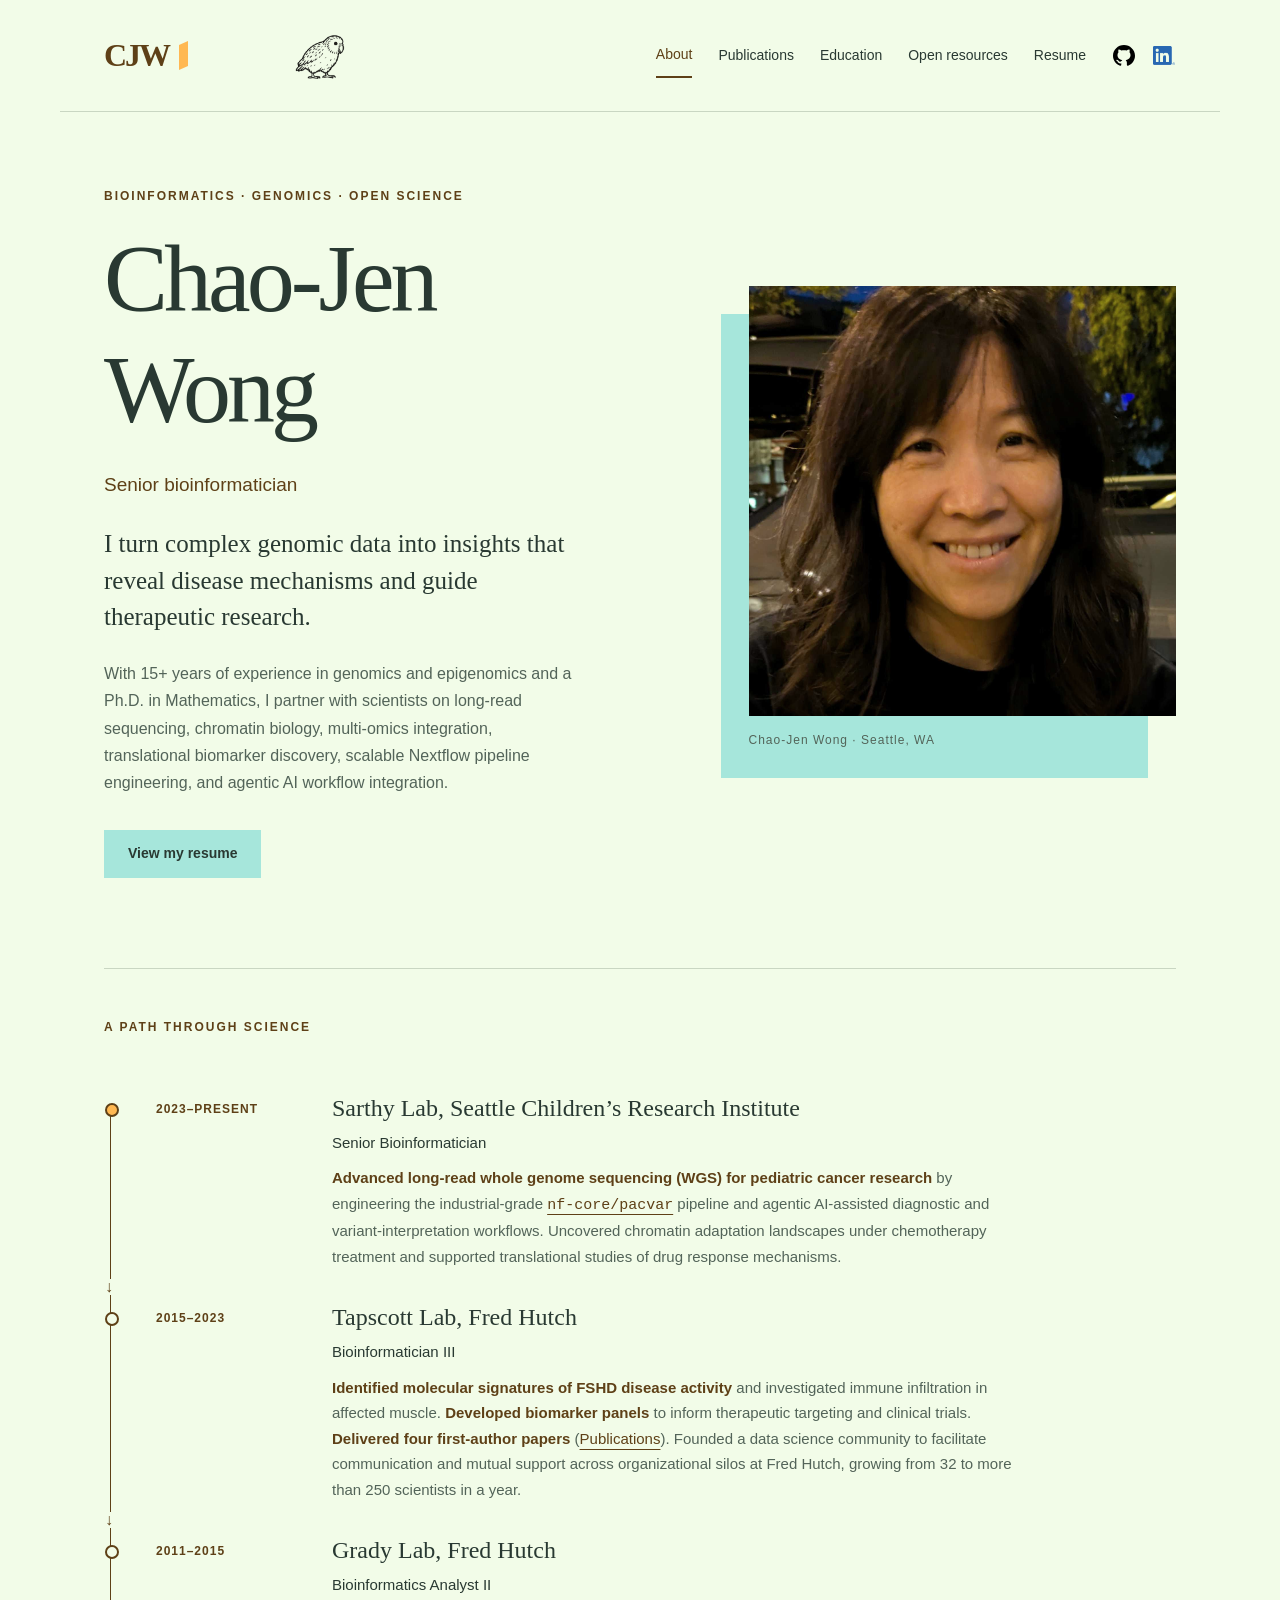
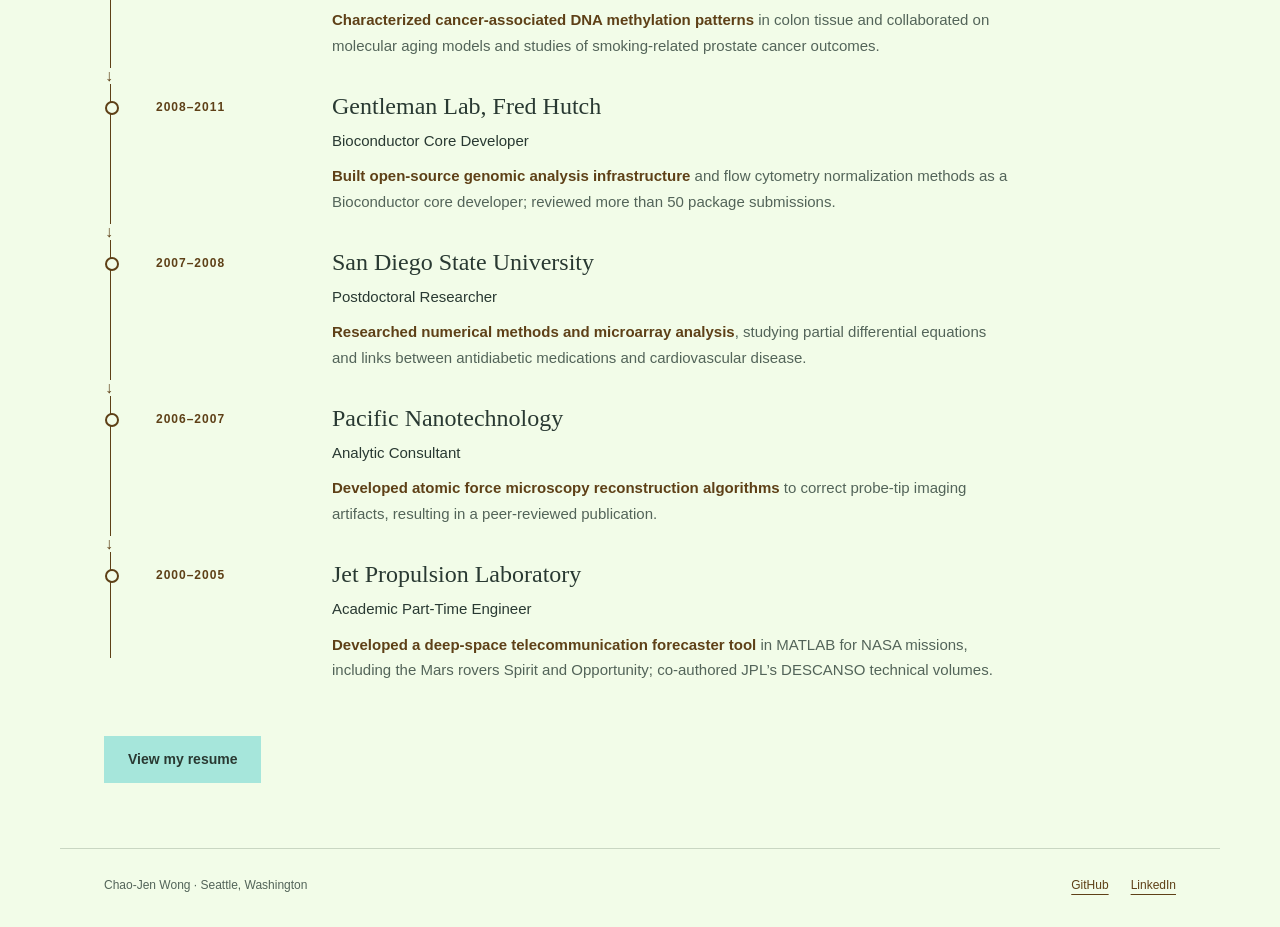
<file: index.html>
<!doctype html>
<html lang="en">
  <head>
    <meta charset="utf-8" />
    <meta name="viewport" content="width=device-width, initial-scale=1" />
    <title>About | Chao-Jen Wong</title>
    <meta
      name="description"
      content="Chao-Jen Wong — senior bioinformatician. Genomics, epigenomics, scientific software, and open-source workflows."
    />
    <link rel="stylesheet" href="assets/site.css" />
    <link rel="icon" href="assets/favicon.svg" type="image/svg+xml" />
  </head>
  <body class="home">
    <a class="skip" href="#main">Skip to content</a>
    <header class="site-header">
      <a class="monogram" href="index.html" aria-label="CJW — home"
        >CJW<span></span
      ></a>
      <span class="kakapo-track" aria-hidden="true">
        <span class="kakapo-walker"><span class="kakapo-sprite"></span></span>
      </span>
      <nav aria-label="Main navigation">
        <a href="index.html" aria-current="page">About</a>
        <a href="publications.html">Publications</a>
        <a href="education.html">Education</a>
        <a href="open-resources.html">Open resources</a>
        <a href="resume.html">Resume</a>
        <span class="nav-socials">
          <a class="social-link" href="https://github.com/chaochaowong" target="_blank" rel="noopener noreferrer" aria-label="GitHub profile" title="GitHub">
            <img src="assets/github.svg" width="22" height="22" alt="" />
          </a>
          <a class="social-link" href="https://www.linkedin.com/in/chao-jen-wong/" target="_blank" rel="noopener noreferrer" aria-label="LinkedIn profile" title="LinkedIn">
            <img src="assets/linkedin.png" width="22" height="22" alt="" />
          </a>
        </span>
      </nav>
    </header>
    <main id="main">
      <section class="hero">
        <div class="hero-copy">
          <p class="eyebrow">BIOINFORMATICS · GENOMICS · OPEN SCIENCE</p>
          <h1>Chao-Jen<br />Wong<span class="period"></span></h1>
          <p class="role">Senior bioinformatician</p>
          <p class="intro">
            I turn complex genomic data into insights that reveal disease
            mechanisms and guide therapeutic research.
          </p>
          <p>
            With 15+ years of experience in genomics and epigenomics and a Ph.D.
            in Mathematics, I partner with scientists on long-read sequencing,
            chromatin biology, multi-omics integration, translational biomarker
            discovery, scalable Nextflow pipeline engineering, and
            agentic AI workflow integration.
          </p>
          <a class="button" href="resume.html">View my resume</a
          >
        </div>
        <figure class="portrait">
          <img
            src="assets/cjwong.jpg"
            alt="Chao-Jen Wong"
            width="600"
            height="750"
          />
          <figcaption>Chao-Jen Wong · Seattle, WA</figcaption>
        </figure>
      </section>
      <section class="career">
        <div class="section-heading">
          <div>
            <p class="eyebrow">A PATH THROUGH SCIENCE</p>
          </div>
        </div>
        <ol
          class="timeline"
          aria-label="Career flowchart, most recent position first"
        >
          <li class="current">
            <span class="date">2023–PRESENT</span>
            <h3>Sarthy Lab, Seattle Children’s Research Institute</h3>
            <p>Senior Bioinformatician</p>
            <span class="detail"
              ><strong
                >Advanced long-read whole genome sequencing (WGS) for pediatric cancer
                research</strong
              >
              by engineering the industrial-grade <a href="https://nf-co.re/pacvar/dev/" target="_blank" rel="noopener noreferrer"><code>nf-core/pacvar</code></a>
              pipeline and agentic AI-assisted diagnostic and
              variant-interpretation workflows. Uncovered chromatin adaptation
              landscapes under
              chemotherapy treatment and supported translational studies of drug
              response mechanisms.</span
            >
          </li>
          <li>
            <span class="date">2015–2023</span>
            <h3>Tapscott Lab, Fred Hutch</h3>
            <p>Bioinformatician III</p>
            <span class="detail"
              ><strong
                >Identified molecular signatures of FSHD disease
                activity</strong
              >
              and investigated immune infiltration in affected muscle.
              <strong>Developed biomarker panels</strong> to inform therapeutic
              targeting and clinical trials.
              <strong>Delivered four first-author papers</strong>
              (<a href="publications.html">Publications</a>). Founded a data science community to facilitate communication and
              mutual support across organizational silos at Fred Hutch, growing
              from 32 to more than 250 scientists in a year.</span
            >
          </li>
          <li>
            <span class="date">2011–2015</span>
            <h3>Grady Lab, Fred Hutch</h3>
            <p>Bioinformatics Analyst II</p>
            <span class="detail"
              ><strong
                >Characterized cancer-associated DNA methylation
                patterns</strong
              >
              in colon tissue and collaborated on molecular aging models and
              studies of smoking-related prostate cancer outcomes.</span
            >
          </li>
          <li>
            <span class="date">2008–2011</span>
            <h3>Gentleman Lab, Fred Hutch</h3>
            <p>Bioconductor Core Developer</p>
            <span class="detail"
              ><strong
                >Built open-source genomic analysis infrastructure</strong
              >
              and flow cytometry normalization methods as a Bioconductor core
              developer; reviewed more than 50 package submissions.</span
            >
          </li>
          <li>
            <span class="date">2007–2008</span>
            <h3>San Diego State University</h3>
            <p>Postdoctoral Researcher</p>
            <span class="detail"
              ><strong
                >Researched numerical methods and microarray analysis</strong
              >, studying partial differential equations and links between
              antidiabetic medications and cardiovascular disease.</span
            >
          </li>
          <li>
            <span class="date">2006–2007</span>
            <h3>Pacific Nanotechnology</h3>
            <p>Analytic Consultant</p>
            <span class="detail"
              ><strong
                >Developed atomic force microscopy reconstruction
                algorithms</strong
              >
              to correct probe-tip imaging artifacts, resulting in a
              peer-reviewed publication.</span
            >
          </li>
          <li>
            <span class="date">2000–2005</span>
            <h3>Jet Propulsion Laboratory</h3>
            <p>Academic Part-Time Engineer</p>
            <span class="detail"
              ><strong>Developed a deep-space telecommunication forecaster tool</strong> in MATLAB
              for NASA missions, including the Mars rovers Spirit and
              Opportunity; co-authored JPL’s DESCANSO technical volumes.</span
            >
          </li>
        </ol>
        <div class="career-links">
          <a class="button" href="resume.html">View my resume</a>
        </div>
      </section>
    </main>
    <footer>
      <span>Chao-Jen Wong · Seattle, Washington</span>
      <div>
        <a href="https://github.com/chaochaowong" target="_blank" rel="noopener noreferrer">GitHub</a
        ><a href="https://www.linkedin.com/in/chao-jen-wong/" target="_blank" rel="noopener noreferrer">LinkedIn</a>
      </div>
    </footer>
  </body>
</html>
</file>
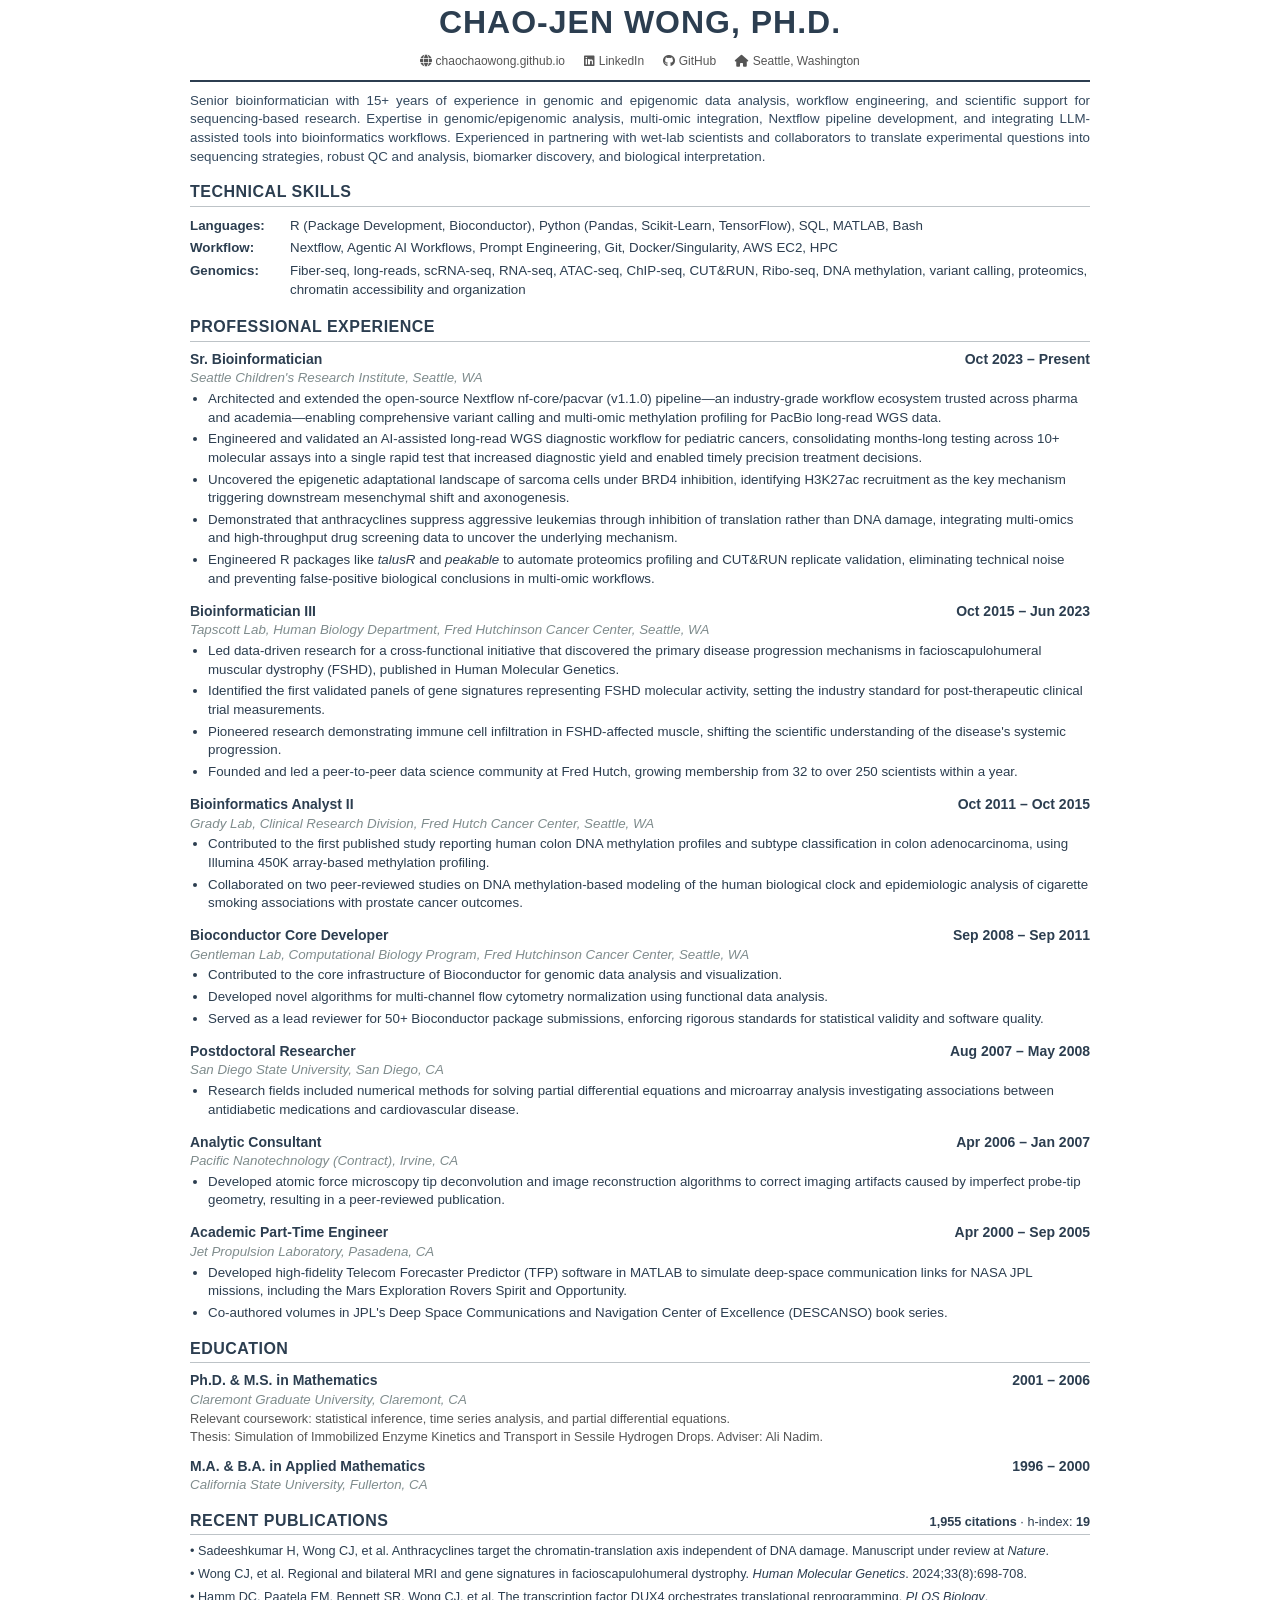
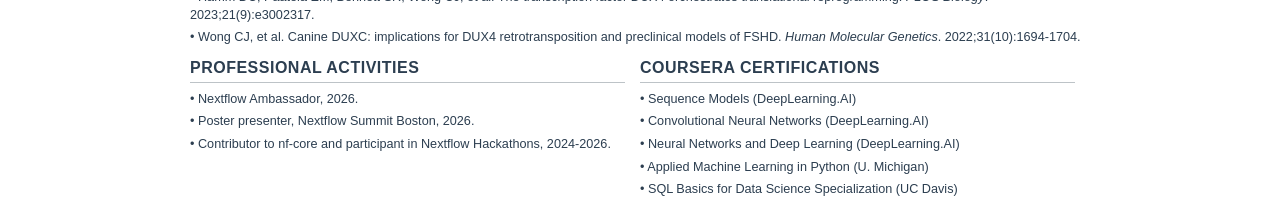
<file: cjw-resume-bioinfo-2026.html>
<!DOCTYPE html>
<html lang="en">
<head><link rel="stylesheet" href="https://cdnjs.cloudflare.com/ajax/libs/font-awesome/6.4.2/css/all.min.css">
    <meta charset="UTF-8">
    <style>
        @page { size: A4; margin: 10mm 15mm; }
        body {
            font-family: 'Segoe UI', Tahoma, Geneva, Verdana, sans-serif;
            color: #2c3e50; line-height: 1.4; font-size: 10pt; margin: 0; padding: 0;
        }
        .page-container { max-width: 900px; margin: auto; padding: 0 40px; background: white; }
        .header-section { border-bottom: 2px solid #2c3e50; padding-bottom: 10px; margin-bottom: 10px; text-align: center; }
        h1 { margin: 0; color: #2c3e50; font-size: 24pt; text-transform: uppercase; letter-spacing: 1px; }
        
        .contact-bar { 
            margin-top: 8px; 
            display: block; 
            text-align: center;
            font-size: 9pt; 
            color: #555; 
        }
        .contact-bar span { margin: 0 8px; }
        .contact-bar a { color: #555; text-decoration: none; }

        .summary { margin: 10px 0; text-align: justify; color: #34495e; font-size: 10pt; line-height: 1.4; }
        
        h2 { color: #2c3e50; font-size: 12pt; border-bottom: 1px solid #bdc3c7; padding-bottom: 2px; margin: 15px 0 8px 0; text-transform: uppercase; letter-spacing: 0.5px; }
        .publications-heading { display: flex; align-items: baseline; justify-content: space-between; gap: 8px 20px; flex-wrap: wrap; }
        .citation-metrics { margin-left: auto; font-size: 9.5pt; font-weight: normal; text-transform: none; letter-spacing: normal; white-space: nowrap; }
        .job-entry { margin-bottom: 10px; }
        .job-header { display: flex; justify-content: space-between; font-weight: bold; font-size: 10.5pt; }
        .company { font-style: italic; color: #7f8c8d; margin-bottom: 2px; font-size: 10pt; }
        ul { margin-top: 2px; padding-left: 18px; }
        li { margin-bottom: 3px; }
        
        .skills-table { width: 100%; border-collapse: collapse; margin-top: 4px; }
        .skills-table td { padding: 2px 0; vertical-align: top; }
        .skill-cat { font-weight: bold; width: 100px; color: #2c3e50; }
        
        .bottom-grid {
            display: table;
            width: 100%;
            margin-top: 10px;
        }
        .bottom-column {
            display: table-cell;
            width: 50%;
            vertical-align: top;
            padding-right: 15px;
        }
        .pub-item, .activity-item, .cert-item { margin-bottom: 5px; font-size: 9.5pt; }

        @media print { .page-container { padding: 0; } }
    </style>
</head>
<body>
    <div class="page-container">
        <div class="header-section">
            <h1>Chao-Jen Wong, Ph.D.</h1>
            <div class="contact-bar">
                <span><i class="fa-solid fa-globe"></i> <a href="https://chaochaowong.github.io/" target="_blank" rel="noopener noreferrer">chaochaowong.github.io</a></span>
                <span><i class="fa-brands fa-linkedin"></i> <a href="https://www.linkedin.com/in/chao-jen-wong/">LinkedIn</a></span>
                <span><i class="fa-brands fa-github"></i> <a href="https://github.com/chaochaowong">GitHub</a></span>
                <span><i class="fa-solid fa-house"></i> Seattle, Washington</span>
            </div>
        </div>

        <div class="summary">Senior bioinformatician with 15+ years of experience in genomic and epigenomic data analysis, workflow engineering, and scientific support for sequencing-based research. Expertise in genomic/epigenomic analysis, multi-omic integration, Nextflow pipeline development, and integrating LLM-assisted tools into bioinformatics workflows. Experienced in partnering with wet-lab scientists and collaborators to translate experimental questions into sequencing strategies, robust QC and analysis, biomarker discovery, and biological interpretation.</div>

        <h2>Technical Skills</h2>
        <table class="skills-table">
            <tr><td class="skill-cat">Languages:</td><td>R (Package Development, Bioconductor), Python (Pandas, Scikit-Learn, TensorFlow), SQL, MATLAB, Bash</td></tr>
            <tr><td class="skill-cat">Workflow:</td><td>Nextflow, Agentic AI Workflows, Prompt Engineering, Git, Docker/Singularity, AWS EC2, HPC</td></tr>
            <tr><td class="skill-cat">Genomics:</td><td>Fiber-seq, long-reads, scRNA-seq, RNA-seq, ATAC-seq, ChIP-seq, CUT&RUN, Ribo-seq, DNA methylation, variant calling, proteomics, chromatin accessibility and organization</td></tr>
        </table>

        <h2>Professional Experience</h2>
        <div class="job-entry">
            <div class="job-header"><span>Sr. Bioinformatician</span><span>Oct 2023 – Present</span></div>
            <div class="company">Seattle Children's Research Institute, Seattle, WA</div>
            <ul>
                <li>Architected and extended the open-source Nextflow nf-core/pacvar (v1.1.0) pipeline—an industry-grade workflow ecosystem trusted across pharma and academia—enabling comprehensive variant calling and multi-omic methylation profiling for PacBio long-read WGS data.</li>
                <li>Engineered and validated an AI-assisted long-read WGS diagnostic workflow for pediatric cancers, consolidating months-long testing across 10+ molecular assays into a single rapid test that increased diagnostic yield and enabled timely precision treatment decisions.</li>
                <li>Uncovered the epigenetic adaptational landscape of sarcoma cells under BRD4 inhibition, identifying H3K27ac recruitment as the key mechanism triggering downstream mesenchymal shift and axonogenesis.</li>
                <li>Demonstrated that anthracyclines suppress aggressive leukemias through inhibition of translation rather than DNA damage, integrating multi-omics and high-throughput drug screening data to uncover the underlying mechanism.</li>
                <li>Engineered R packages like <em>talusR</em> and <em>peakable</em> to automate proteomics profiling and CUT&RUN replicate validation, eliminating technical noise and preventing false-positive biological conclusions in multi-omic workflows.</li>
            </ul>
        </div>
        
        <div class="job-entry">
            <div class="job-header"><span>Bioinformatician III</span><span>Oct 2015 – Jun 2023</span></div>
            <div class="company">Tapscott Lab, Human Biology Department, Fred Hutchinson Cancer Center, Seattle, WA</div>
            <ul>
                <li>Led data-driven research for a cross-functional initiative that discovered the primary disease progression mechanisms in facioscapulohumeral muscular dystrophy (FSHD), published in Human Molecular Genetics.</li>
                <li>Identified the first validated panels of gene signatures representing FSHD molecular activity, setting the industry standard for post-therapeutic clinical trial measurements.</li>
                <li>Pioneered research demonstrating immune cell infiltration in FSHD-affected muscle, shifting the scientific understanding of the disease's systemic progression.</li>
                <li>Founded and led a peer-to-peer data science community at Fred Hutch, growing membership from 32 to over 250 scientists within a year.</li>
            </ul>
        </div>
        
        <div class="job-entry">
            <div class="job-header"><span>Bioinformatics Analyst II</span><span>Oct 2011 – Oct 2015</span></div>
            <div class="company">Grady Lab, Clinical Research Division, Fred Hutch Cancer Center, Seattle, WA</div>
            <ul>
                <li>Contributed to the first published study reporting human colon DNA methylation profiles and subtype classification in colon adenocarcinoma, using Illumina 450K array-based methylation profiling. </li>
                <li>Collaborated on two peer-reviewed studies on DNA methylation-based modeling of the human biological clock and epidemiologic analysis of cigarette smoking associations with prostate cancer outcomes.</li>
            </ul>
        </div>

        <div class="job-entry">
            <div class="job-header"><span>Bioconductor Core Developer</span><span>Sep 2008 – Sep 2011</span></div>
            <div class="company">Gentleman Lab, Computational Biology Program, Fred Hutchinson Cancer Center, Seattle, WA</div>
            <ul>
                <li>Contributed to the core infrastructure of Bioconductor for genomic data analysis and visualization.</li>
                <li>Developed novel algorithms for multi-channel flow cytometry normalization using functional data analysis.</li>
                <li>Served as a lead reviewer for 50+ Bioconductor package submissions, enforcing rigorous standards for statistical validity and software quality.</li>
            </ul>
        </div>

        <div class="job-entry">
            <div class="job-header"><span>Postdoctoral Researcher</span><span>Aug 2007 – May 2008</span></div>
            <div class="company">San Diego State University, San Diego, CA</div>
            <ul>
                <li>Research fields included numerical methods for solving partial differential equations and microarray analysis investigating associations between antidiabetic medications and cardiovascular disease.</li>
            </ul>
        </div>

        <div class="job-entry">
            <div class="job-header"><span>Analytic Consultant</span><span>Apr 2006 – Jan 2007</span></div>
            <div class="company">Pacific Nanotechnology (Contract), Irvine, CA</div>
            <ul><li>Developed atomic force microscopy tip deconvolution and image reconstruction algorithms to correct imaging artifacts caused by imperfect probe-tip geometry, resulting in a peer-reviewed publication.</li></ul>
        </div>

        <div class="job-entry">
            <div class="job-header"><span>Academic Part-Time Engineer</span><span>Apr 2000 – Sep 2005</span></div>
            <div class="company">Jet Propulsion Laboratory, Pasadena, CA</div>
            <ul><li>Developed high-fidelity Telecom Forecaster Predictor (TFP) software in MATLAB to simulate deep-space communication links for NASA JPL missions, including the Mars Exploration Rovers Spirit and Opportunity.</li>
                <li>Co-authored volumes in JPL's Deep Space Communications and Navigation Center of Excellence (DESCANSO) book series.</li></ul>
        </div>

        <h2>Education</h2>
        <div class="job-entry">
            <div class="job-header"><span>Ph.D. & M.S. in Mathematics</span><span>2001 – 2006</span></div>
            <div class="company">Claremont Graduate University, Claremont, CA</div>
            <div style="font-size: 9.5pt; color: #555;">Relevant coursework: statistical inference, time series analysis, and partial differential equations.</div>
            <div style="font-size: 9.5pt; color: #555;">Thesis: Simulation of Immobilized Enzyme Kinetics and Transport in Sessile Hydrogen Drops. Adviser: Ali Nadim.</div>
        </div>
        <div class="job-entry">
            <div class="job-header"><span>M.A. & B.A. in Applied Mathematics</span><span>1996 – 2000</span></div>
            <div class="company">California State University, Fullerton, CA</div>
        </div>

        <h2 class="publications-heading"><span>Recent Publications</span><span class="citation-metrics"><strong>1,955 citations</strong> · h-index: <strong>19</strong></span></h2>
        <div class="pub-item">• Sadeeshkumar H, Wong CJ, et al. Anthracyclines target the chromatin-translation axis independent of DNA damage. Manuscript under review at <em>Nature</em>.</div>
        <div class="pub-item">• Wong CJ, et al. Regional and bilateral MRI and gene signatures in facioscapulohumeral dystrophy. <em>Human Molecular Genetics</em>. 2024;33(8):698-708.</div>
        <div class="pub-item">• Hamm DC, Paatela EM, Bennett SR, Wong CJ, et al. The transcription factor DUX4 orchestrates translational reprogramming. <em>PLOS Biology</em>. 2023;21(9):e3002317.</div>
        <div class="pub-item">• Wong CJ, et al. Canine DUXC: implications for DUX4 retrotransposition and preclinical models of FSHD. <em>Human Molecular Genetics</em>. 2022;31(10):1694-1704.</div>

        <div class="bottom-grid">
            <div class="bottom-column">
                <h2 style="margin-top:0;">Professional Activities</h2>
                <div class="activity-item">• Nextflow Ambassador, 2026.</div>
                <div class="activity-item">• Poster presenter, Nextflow Summit Boston, 2026.</div>
                <div class="activity-item">• Contributor to nf-core and participant in Nextflow Hackathons, 2024-2026.</div>
            </div>
            <div class="bottom-column">
                <h2 style="margin-top:0;">Coursera Certifications</h2>
                <div class="cert-item">• Sequence Models (DeepLearning.AI)</div>
                <div class="cert-item">• Convolutional Neural Networks (DeepLearning.AI)</div>
                <div class="cert-item">• Neural Networks and Deep Learning (DeepLearning.AI)</div>
                <div class="cert-item">• Applied Machine Learning in Python (U. Michigan)</div>
                <div class="cert-item">• SQL Basics for Data Science Specialization (UC Davis)</div>
            </div>
        </div>
    </div>
</body>
</html>
</file>
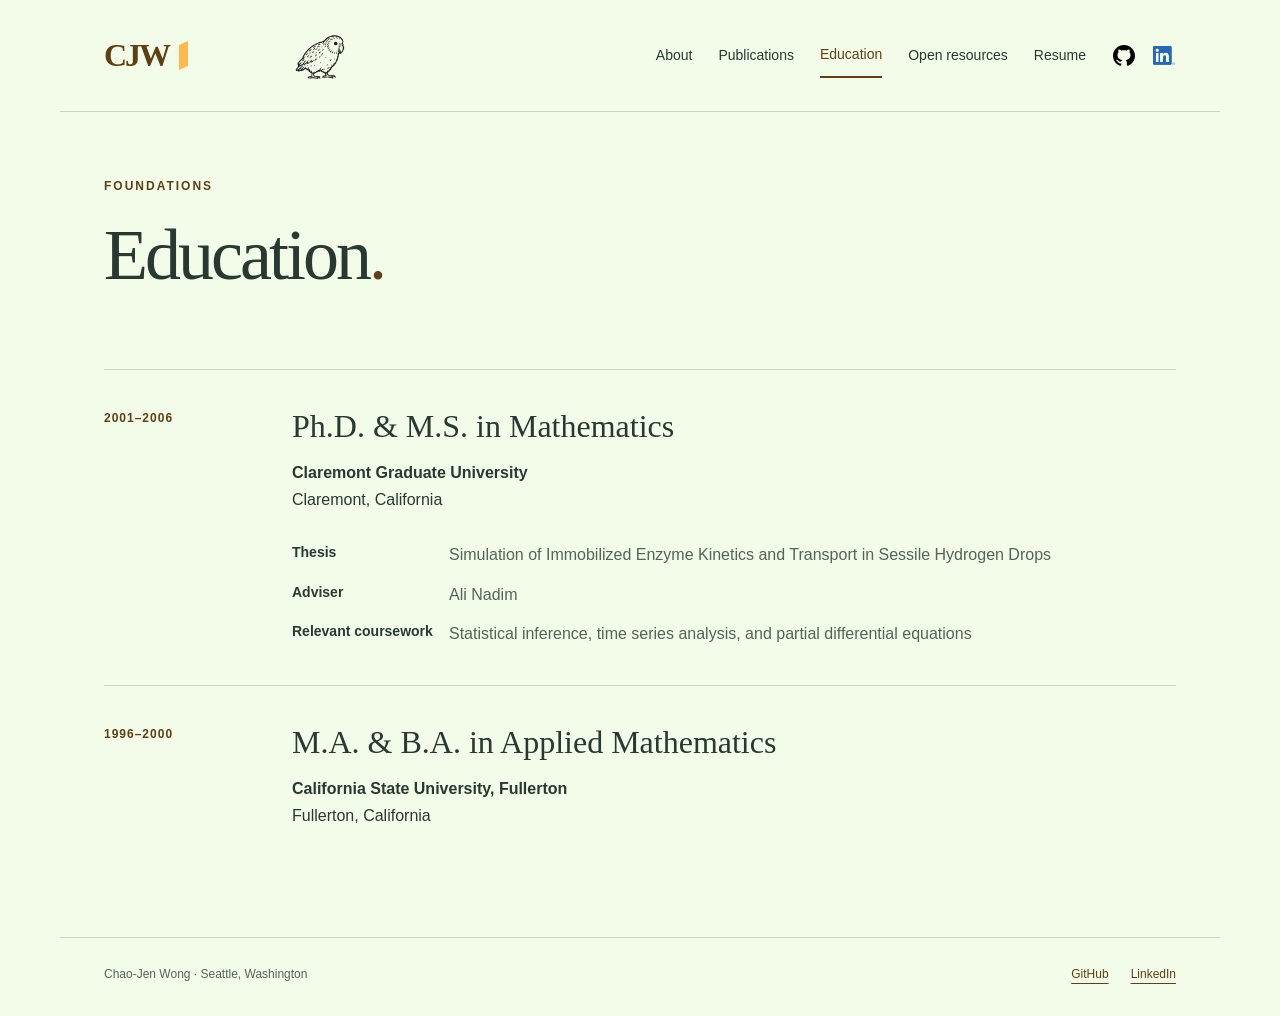
<file: education.html>
<!doctype html>
<html lang="en">
  <head>
    <meta charset="utf-8" />
    <meta name="viewport" content="width=device-width, initial-scale=1" />
    <title>Education | Chao-Jen Wong</title>
    <meta
      name="description"
      content="Chao-Jen Wong — senior bioinformatician. Genomics, epigenomics, scientific software, and open-source workflows."
    />
    <link rel="stylesheet" href="assets/site.css" />
    <link rel="icon" href="assets/favicon.svg" type="image/svg+xml" />
  </head>
  <body>
    <a class="skip" href="#main">Skip to content</a>
    <header class="site-header">
      <a class="monogram" href="index.html" aria-label="CJW — home"
        >CJW<span></span
      ></a>
      <span class="kakapo-track" aria-hidden="true">
        <span class="kakapo-walker"><span class="kakapo-sprite"></span></span>
      </span>
      <nav aria-label="Main navigation">
        <a href="index.html">About</a
        >
        <a href="publications.html">Publications</a
        >
        <a href="education.html" aria-current="page">Education</a
        >
        <a href="open-resources.html">Open resources</a>
        <a href="resume.html">Resume</a
        >
        <span class="nav-socials">
          <a class="social-link" href="https://github.com/chaochaowong" target="_blank" rel="noopener noreferrer" aria-label="GitHub profile" title="GitHub">
            <img src="assets/github.svg" width="22" height="22" alt="" />
          </a>
          <a class="social-link" href="https://www.linkedin.com/in/chao-jen-wong/" target="_blank" rel="noopener noreferrer" aria-label="LinkedIn profile" title="LinkedIn">
            <img src="assets/linkedin.png" width="22" height="22" alt="" />
          </a>
        </span>
      </nav>
    </header>
    <main id="main">
      <section class="page-intro">
        <p class="eyebrow">FOUNDATIONS</p>
        <h1>Education<span class="period">.</span></h1>
      </section>
      <section class="education-list" aria-label="Degrees">
        <article class="degree">
          <span class="date">2001–2006</span>
          <div>
            <h2>Ph.D. & M.S. in Mathematics</h2>
            <p class="institution">Claremont Graduate University</p>
            <p>Claremont, California</p>
            <dl>
              <dt>Thesis</dt>
              <dd>
                Simulation of Immobilized Enzyme Kinetics and Transport in
                Sessile Hydrogen Drops
              </dd>
              <dt>Adviser</dt>
              <dd>Ali Nadim</dd>
              <dt>Relevant coursework</dt>
              <dd>
                Statistical inference, time series analysis, and partial
                differential equations
              </dd>
            </dl>
          </div>
        </article>
        <article class="degree">
          <span class="date">1996–2000</span>
          <div>
            <h2>M.A. & B.A. in Applied Mathematics</h2>
            <p class="institution">California State University, Fullerton</p>
            <p>Fullerton, California</p>
          </div>
        </article>
      </section>
    </main>
    <footer>
      <span>Chao-Jen Wong · Seattle, Washington</span>
      <div>
        <a href="https://github.com/chaochaowong" target="_blank" rel="noopener noreferrer">GitHub</a
        ><a href="https://www.linkedin.com/in/chao-jen-wong/" target="_blank" rel="noopener noreferrer">LinkedIn</a>
      </div>
    </footer>
  </body>
</html>
</file>
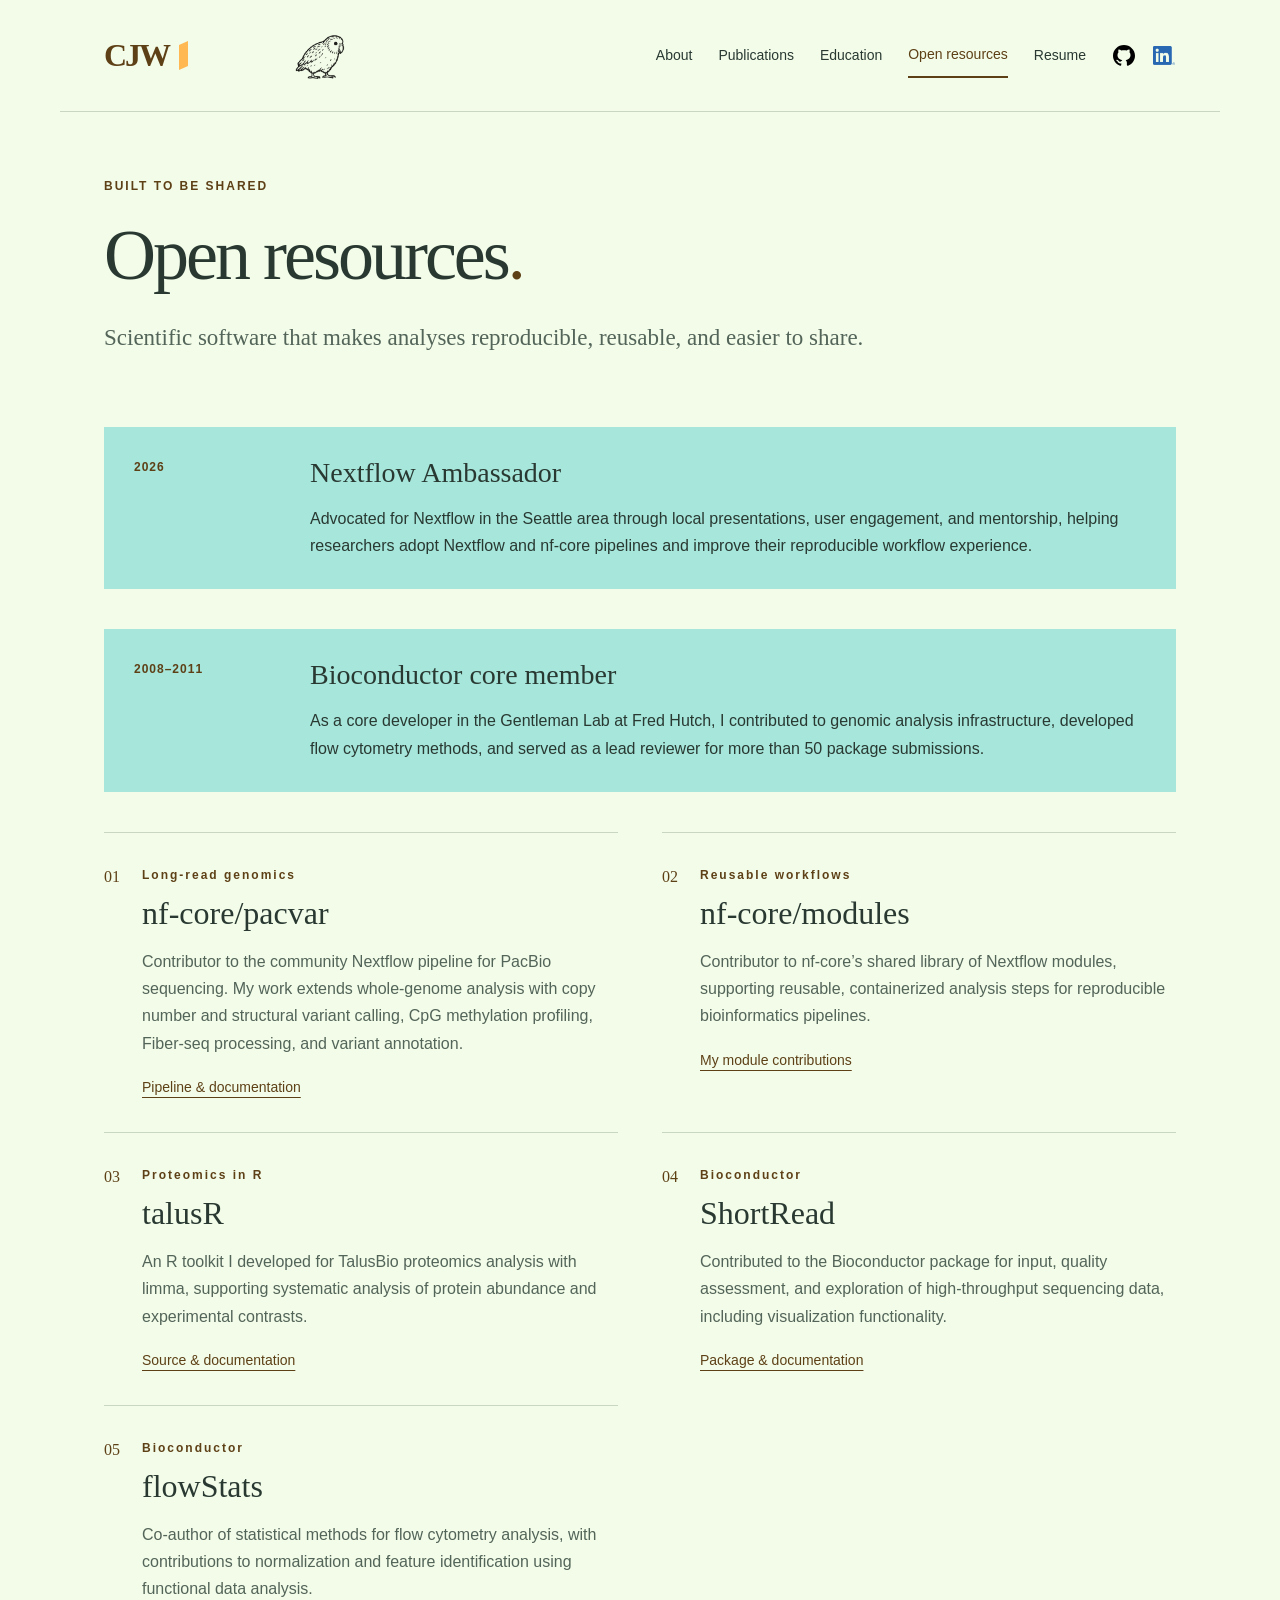
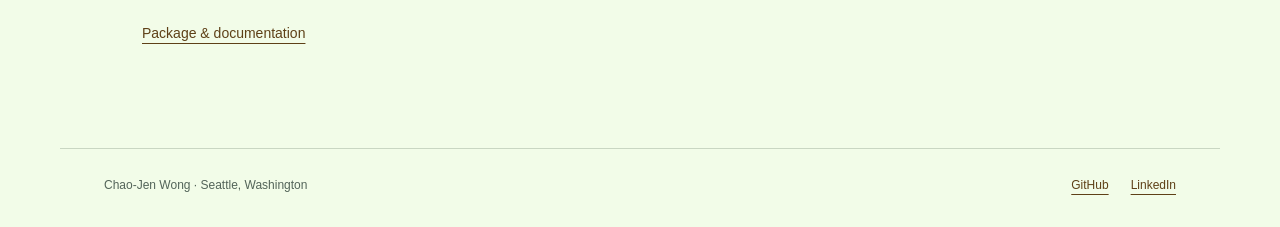
<file: open-resources.html>
<!doctype html>
<html lang="en">
  <head>
    <meta charset="utf-8" />
    <meta name="viewport" content="width=device-width, initial-scale=1" />
    <title>Open resources | Chao-Jen Wong</title>
    <meta
      name="description"
      content="Chao-Jen Wong — senior bioinformatician. Genomics, epigenomics, scientific software, and open-source workflows."
    />
    <link rel="stylesheet" href="assets/site.css" />
    <link rel="icon" href="assets/favicon.svg" type="image/svg+xml" />
  </head>
  <body>
    <a class="skip" href="#main">Skip to content</a>
    <header class="site-header">
      <a class="monogram" href="index.html" aria-label="CJW — home"
        >CJW<span></span
      ></a>
      <span class="kakapo-track" aria-hidden="true">
        <span class="kakapo-walker"><span class="kakapo-sprite"></span></span>
      </span>
      <nav aria-label="Main navigation">
        <a href="index.html">About</a
        >
        <a href="publications.html">Publications</a
        >
        <a href="education.html">Education</a
        >
        <a href="open-resources.html" aria-current="page">Open resources</a>
        <a href="resume.html">Resume</a
        >
        <span class="nav-socials">
          <a class="social-link" href="https://github.com/chaochaowong" target="_blank" rel="noopener noreferrer" aria-label="GitHub profile" title="GitHub">
            <img src="assets/github.svg" width="22" height="22" alt="" />
          </a>
          <a class="social-link" href="https://www.linkedin.com/in/chao-jen-wong/" target="_blank" rel="noopener noreferrer" aria-label="LinkedIn profile" title="LinkedIn">
            <img src="assets/linkedin.png" width="22" height="22" alt="" />
          </a>
        </span>
      </nav>
    </header>
    <main id="main">
      <section class="page-intro">
        <p class="eyebrow">BUILT TO BE SHARED</p>
        <h1>Open resources<span class="period">.</span></h1>
        <p class="lede">
          Scientific software that makes analyses reproducible, reusable, and
          easier to share.
        </p>
      </section>
      <aside class="bioc-note">
        <span class="date">2026</span>
        <div>
          <h2>Nextflow Ambassador</h2>
          <p>
            Advocated for Nextflow in the Seattle area through local
            presentations, user engagement, and mentorship, helping researchers
            adopt Nextflow and nf-core pipelines and improve their reproducible
            workflow experience.
          </p>
        </div>
      </aside>
      <aside class="bioc-note">
        <span class="date">2008–2011</span>
        <div>
          <h2>Bioconductor core member</h2>
          <p>
            As a core developer in the Gentleman Lab at Fred Hutch, I
            contributed to genomic analysis infrastructure, developed flow
            cytometry methods, and served as a lead reviewer for more than 50
            package submissions.
          </p>
        </div>
      </aside>
      <section class="resources" aria-label="Open-source contributions">
        <article class="resource">
          <span class="resource-number">01</span>
          <div>
            <p class="eyebrow">Long-read genomics</p>
            <h2>nf-core/pacvar</h2>
            <p>
              Contributor to the community Nextflow pipeline for PacBio
              sequencing. My work extends whole-genome analysis with copy number
              and structural variant calling, CpG methylation profiling,
              Fiber-seq processing, and variant annotation.
            </p>
            <a href="https://nf-co.re/pacvar/">Pipeline & documentation</a>
          </div>
        </article>
        <article class="resource">
          <span class="resource-number">02</span>
          <div>
            <p class="eyebrow">Reusable workflows</p>
            <h2>nf-core/modules</h2>
            <p>
              Contributor to nf-core’s shared library of Nextflow modules,
              supporting reusable, containerized analysis steps for reproducible
              bioinformatics pipelines.
            </p>
            <a
              href="https://github.com/nf-core/modules/pulls?q=is%3Apr+author%3Achaochaowong"
              >My module contributions</a
            >
          </div>
        </article>
        <article class="resource">
          <span class="resource-number">03</span>
          <div>
            <p class="eyebrow">Proteomics in R</p>
            <h2>talusR</h2>
            <p>
              An R toolkit I developed for TalusBio proteomics analysis with
              limma, supporting systematic analysis of protein abundance and
              experimental contrasts.
            </p>
            <a href="https://github.com/chaochaowong/talusR"
              >Source & documentation</a
            >
          </div>
        </article>
        <article class="resource">
          <span class="resource-number">04</span>
          <div>
            <p class="eyebrow">Bioconductor</p>
            <h2>ShortRead</h2>
            <p>
              Contributed to the Bioconductor package for input, quality
              assessment, and exploration of high-throughput sequencing data,
              including visualization functionality.
            </p>
            <a href="https://bioconductor.org/packages/ShortRead/"
              >Package & documentation</a
            >
          </div>
        </article>
        <article class="resource">
          <span class="resource-number">05</span>
          <div>
            <p class="eyebrow">Bioconductor</p>
            <h2>flowStats</h2>
            <p>
              Co-author of statistical methods for flow cytometry analysis, with
              contributions to normalization and feature identification using
              functional data analysis.
            </p>
            <a href="https://bioconductor.org/packages/flowStats/"
              >Package & documentation</a
            >
          </div>
        </article>
      </section>
    </main>
    <footer>
      <span>Chao-Jen Wong · Seattle, Washington</span>
      <div>
        <a href="https://github.com/chaochaowong" target="_blank" rel="noopener noreferrer">GitHub</a
        ><a href="https://www.linkedin.com/in/chao-jen-wong/" target="_blank" rel="noopener noreferrer">LinkedIn</a>
      </div>
    </footer>
  </body>
</html>
</file>
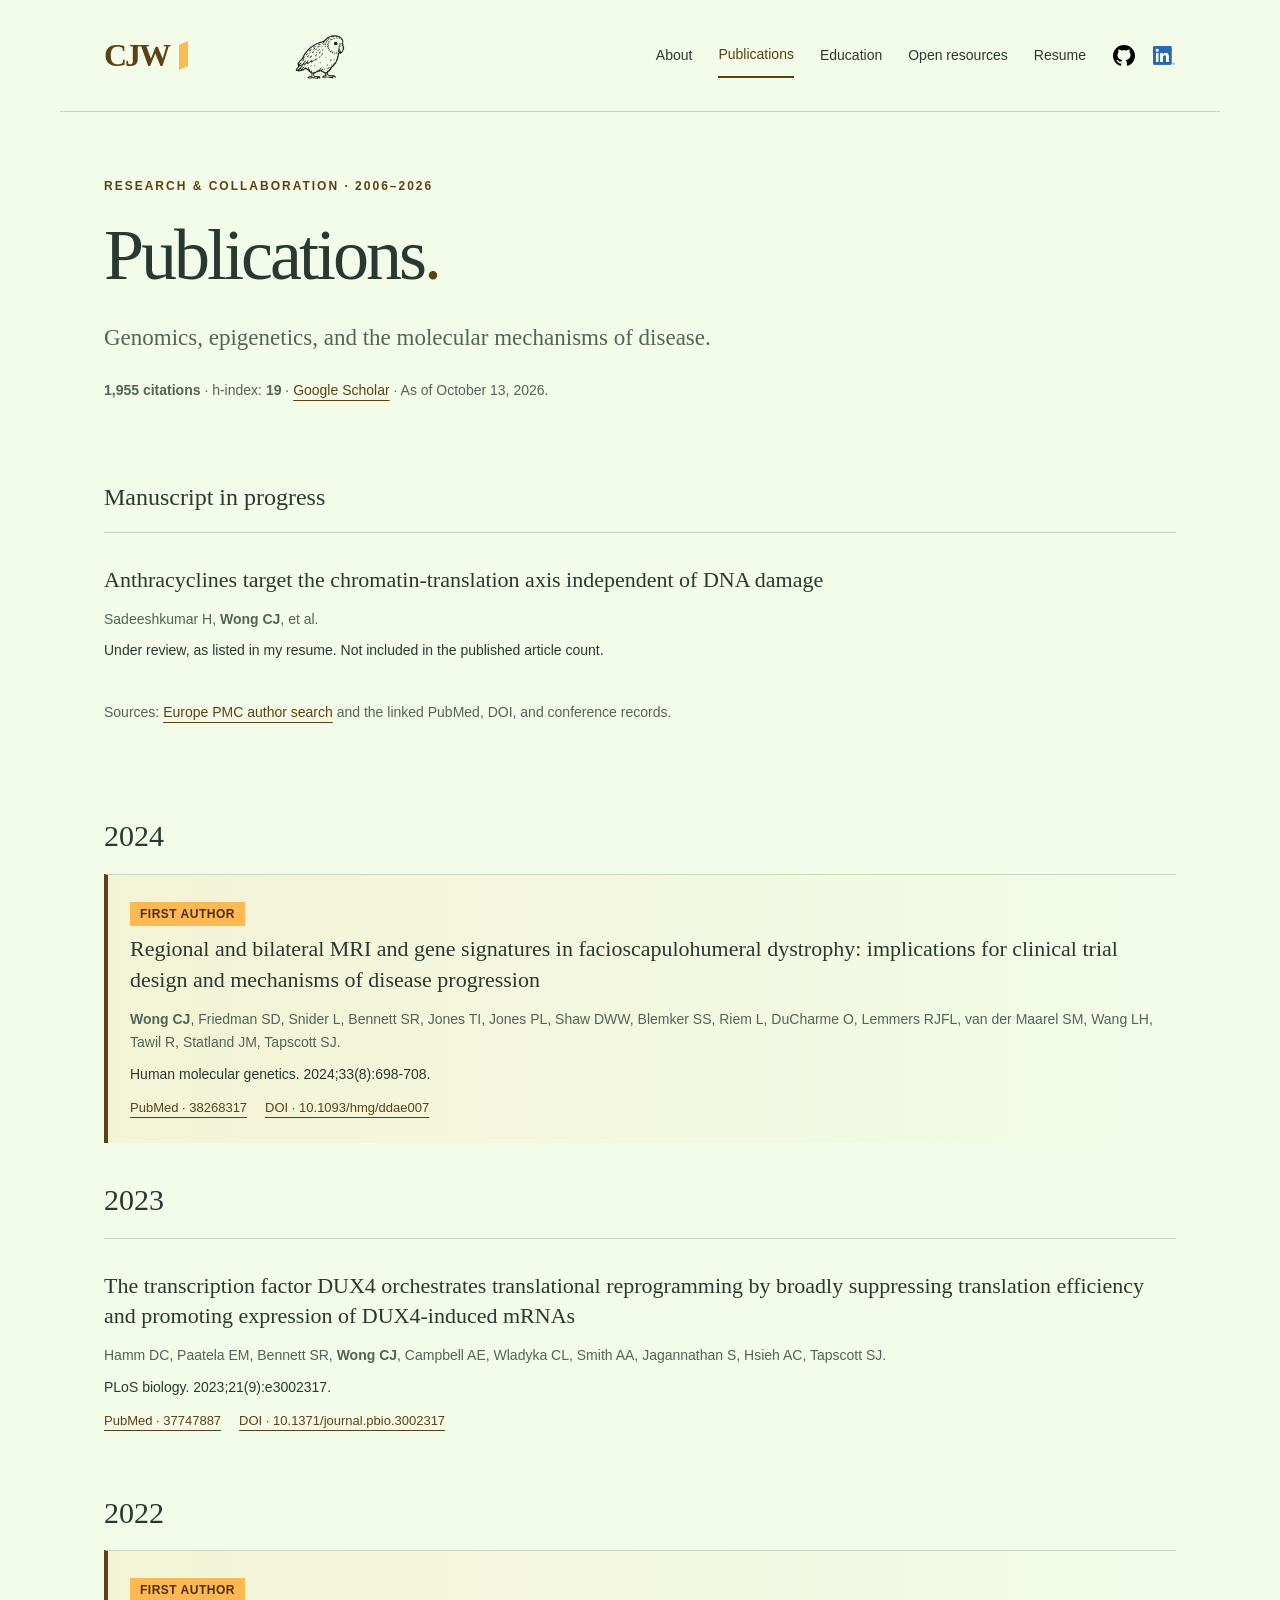
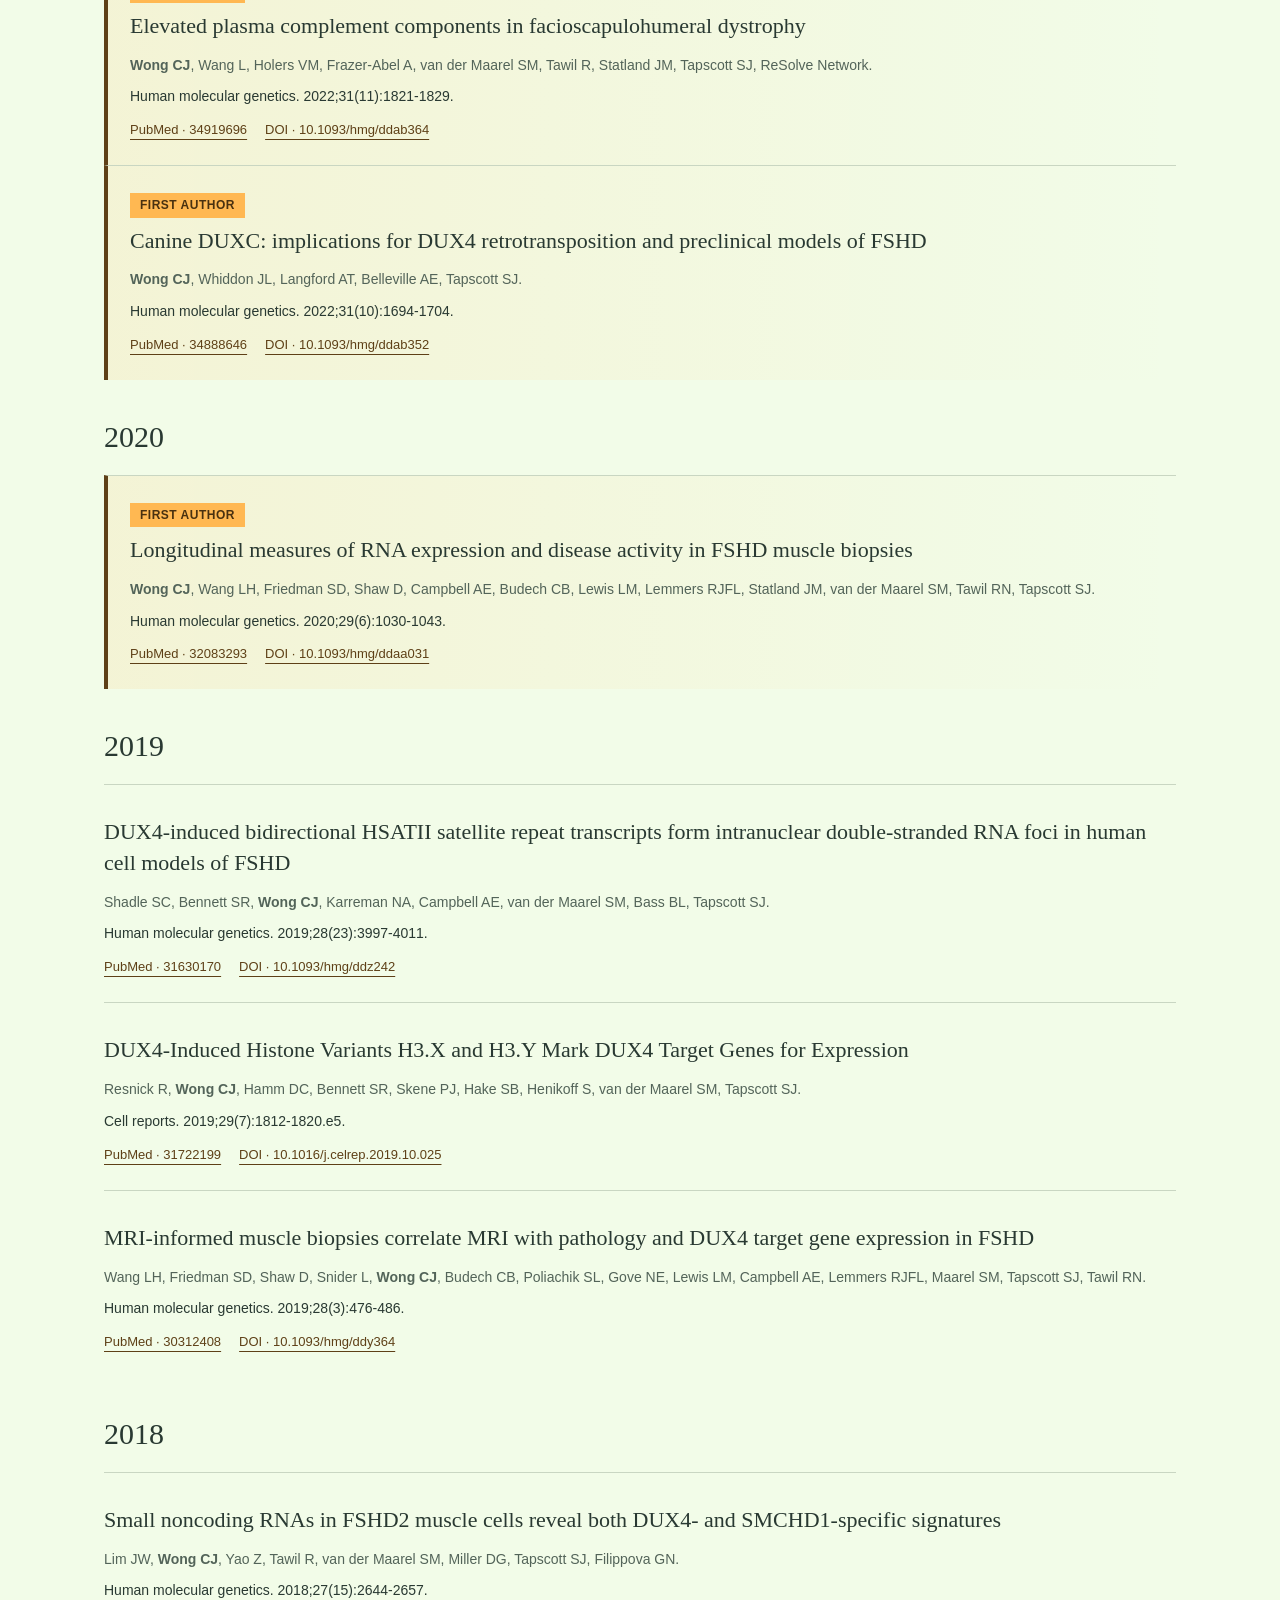
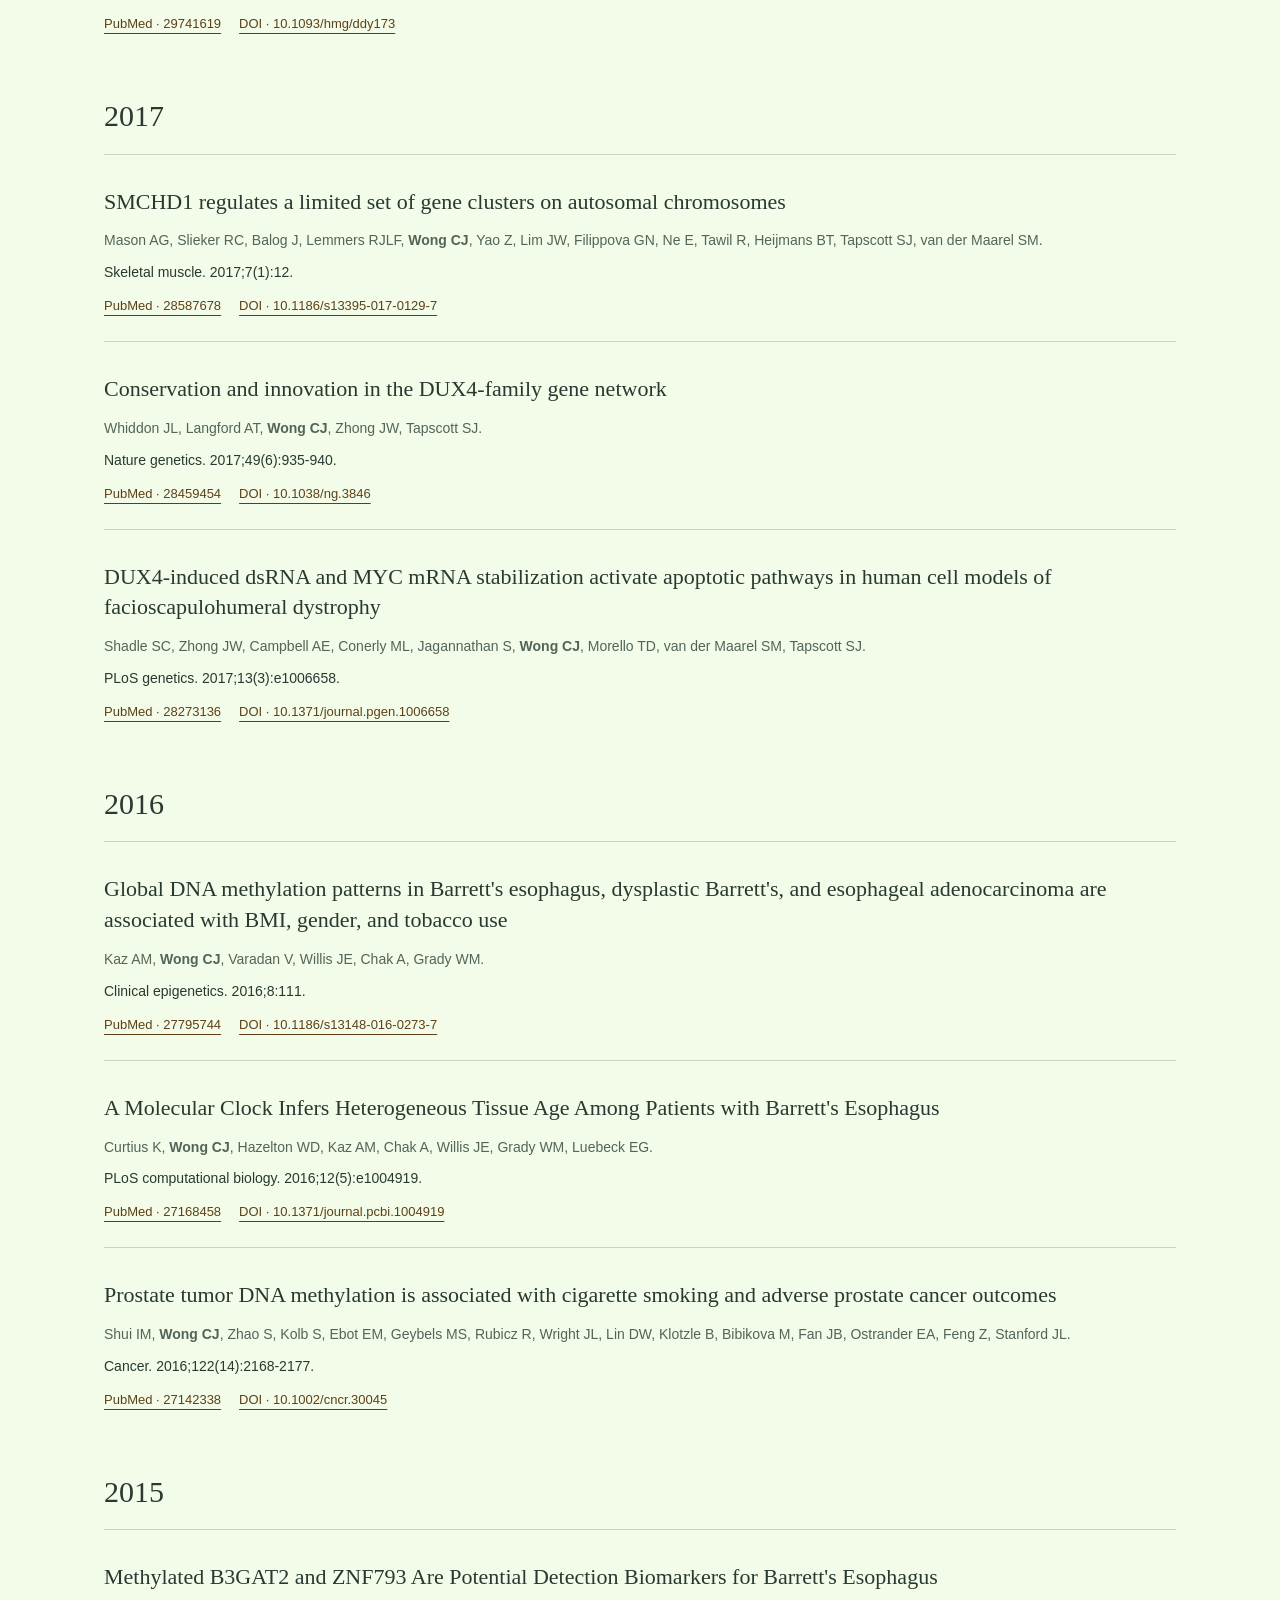
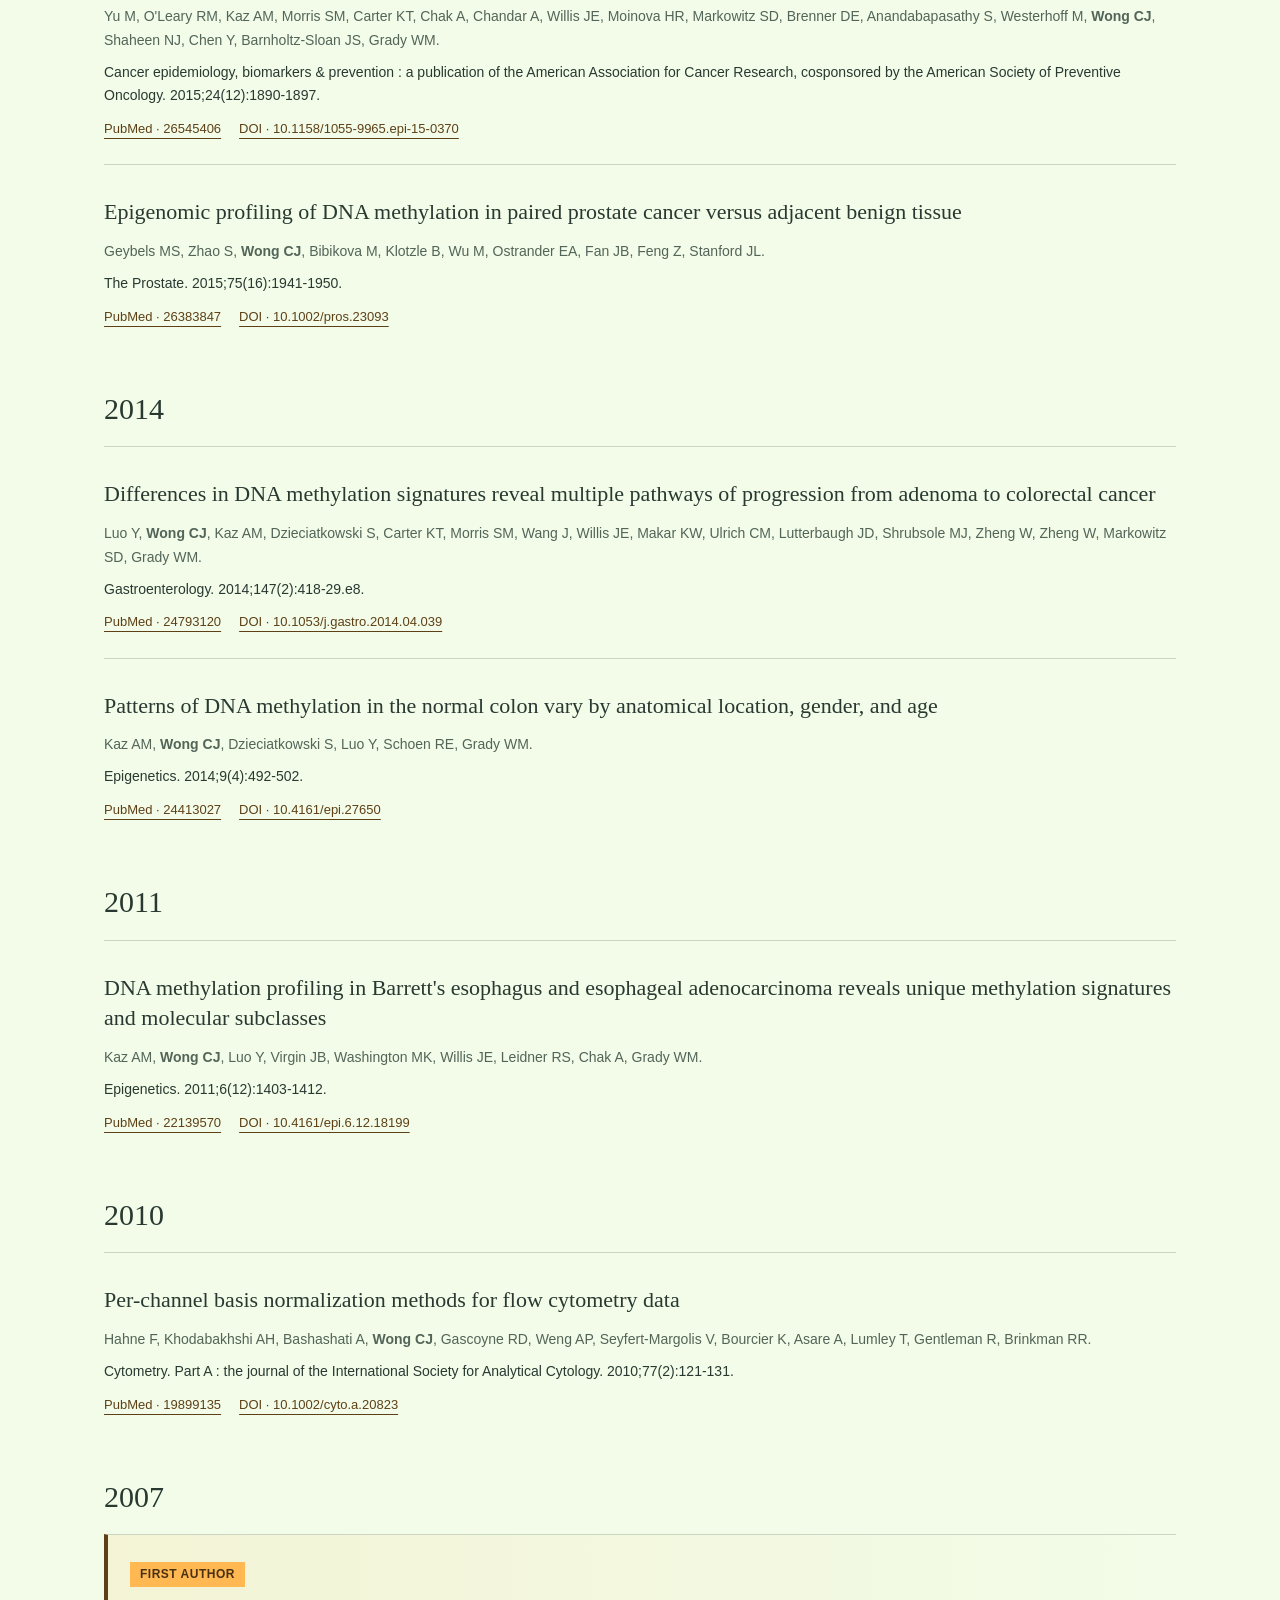
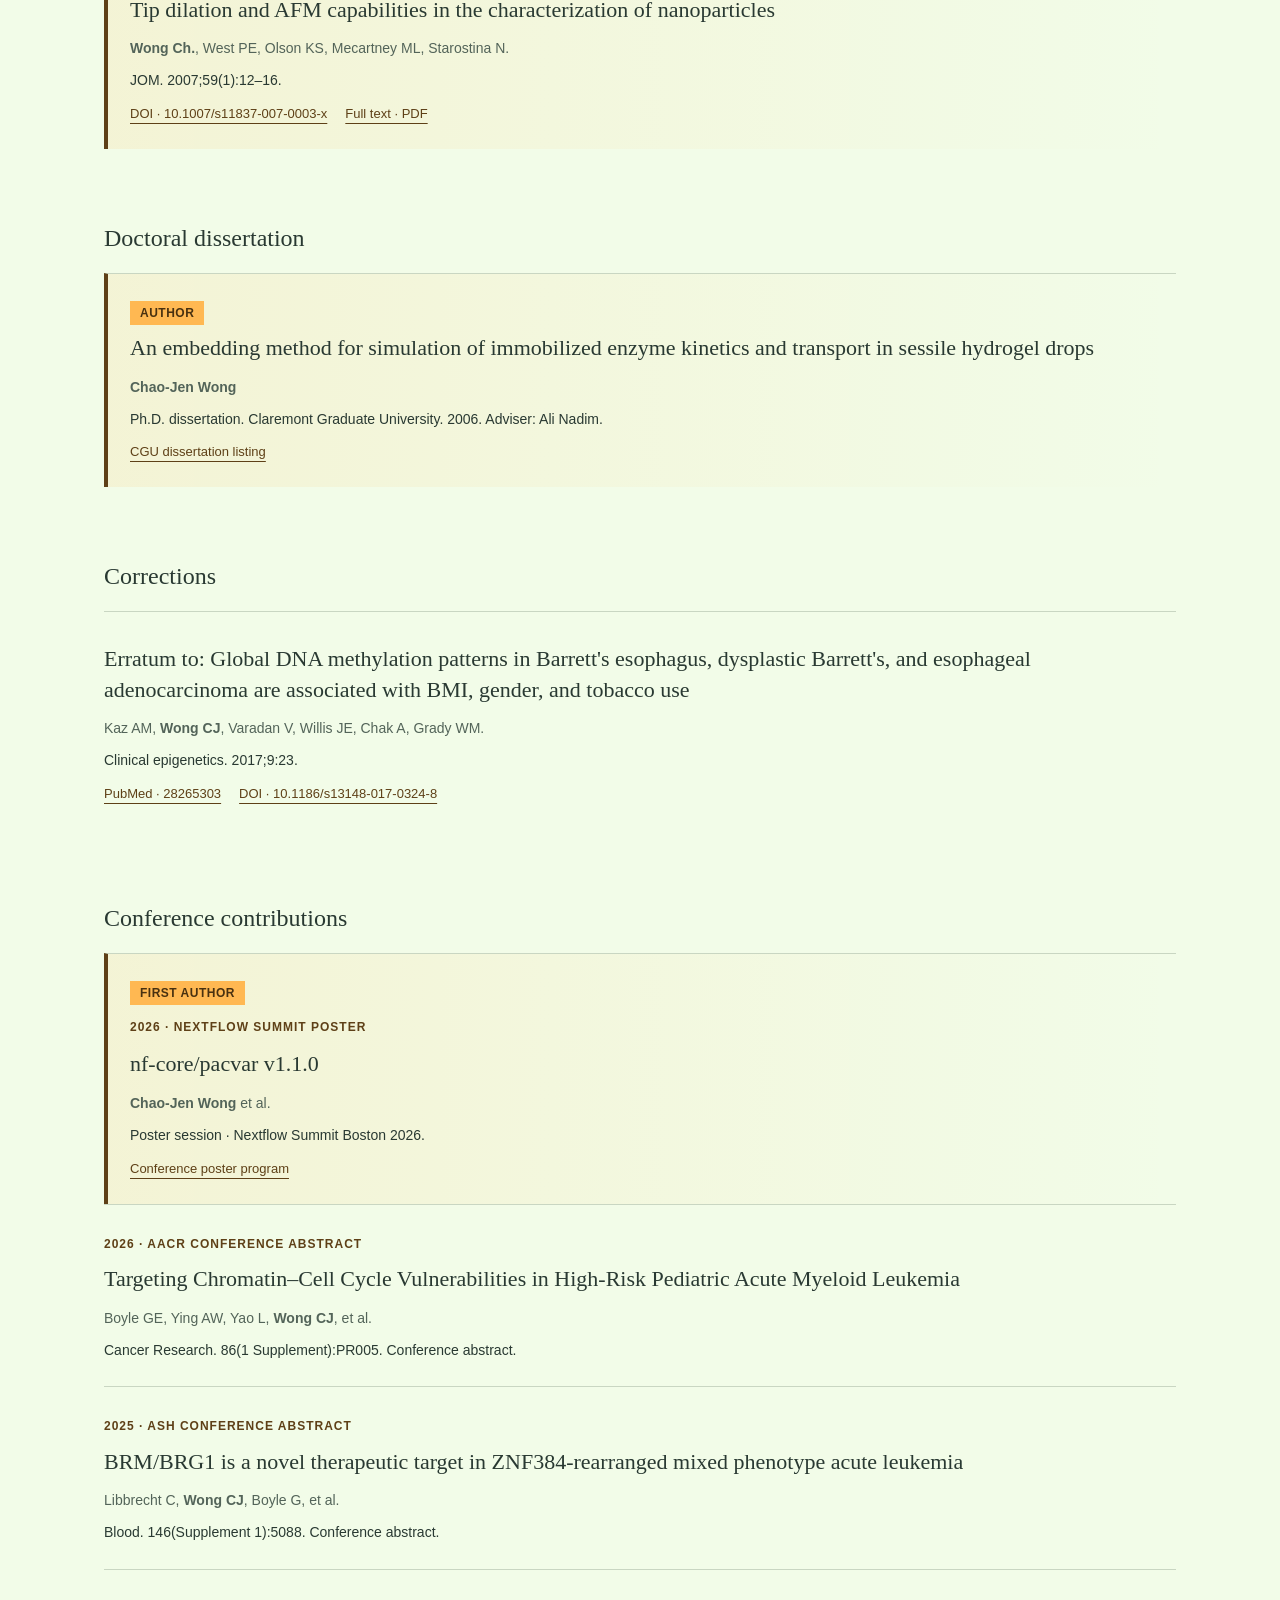
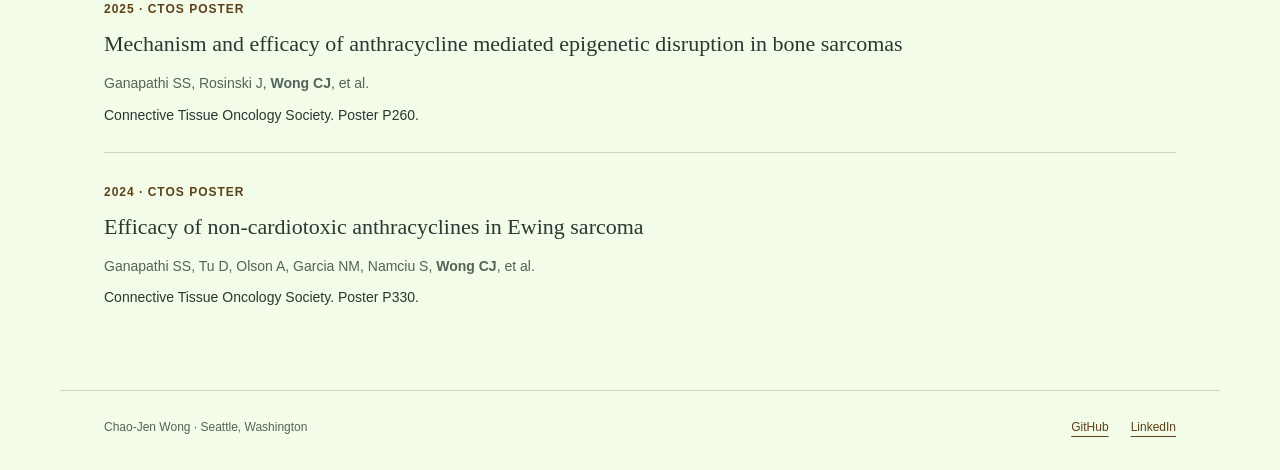
<file: publications.html>
<!doctype html>
<html lang="en">
  <head>
    <meta charset="utf-8" />
    <meta name="viewport" content="width=device-width, initial-scale=1" />
    <title>Publications | Chao-Jen Wong</title>
    <meta
      name="description"
      content="Chao-Jen Wong — senior bioinformatician. Genomics, epigenomics, scientific software, and open-source workflows."
    />
    <link rel="stylesheet" href="assets/site.css" />
    <link rel="icon" href="assets/favicon.svg" type="image/svg+xml" />
  </head>
  <body>
    <a class="skip" href="#main">Skip to content</a>
    <header class="site-header">
      <a class="monogram" href="index.html" aria-label="CJW — home"
        >CJW<span></span
      ></a>
      <span class="kakapo-track" aria-hidden="true">
        <span class="kakapo-walker"><span class="kakapo-sprite"></span></span>
      </span>
      <nav aria-label="Main navigation">
        <a href="index.html">About</a>
        <a href="publications.html" aria-current="page">Publications</a>
        <a href="education.html">Education</a>
        <a href="open-resources.html">Open resources</a>
        <a
          href="resume.html"
          >Resume</a
        >
        <span class="nav-socials">
          <a class="social-link" href="https://github.com/chaochaowong" target="_blank" rel="noopener noreferrer" aria-label="GitHub profile" title="GitHub">
            <img src="assets/github.svg" width="22" height="22" alt="" />
          </a>
          <a class="social-link" href="https://www.linkedin.com/in/chao-jen-wong/" target="_blank" rel="noopener noreferrer" aria-label="LinkedIn profile" title="LinkedIn">
            <img src="assets/linkedin.png" width="22" height="22" alt="" />
          </a>
        </span>
      </nav>
    </header>
    <main id="main">
      <section class="page-intro">
        <p class="eyebrow">RESEARCH & COLLABORATION · 2006–2026</p>
        <h1>Publications<span class="period">.</span></h1>
        <p class="lede">
          Genomics, epigenetics, and the molecular mechanisms of disease.
        </p>
        <p class="publication-note">
          <strong>1,955 citations</strong> · h-index: <strong>19</strong> ·
          <a href="https://scholar.google.com/citations?user=XlQysogAAAAJ&amp;hl=en"
            target="_blank" rel="noopener noreferrer">Google Scholar</a>
          · As of <time datetime="2026-10-13">October 13, 2026</time>.
        </p>
      </section>
      <section class="publications-section">
        <h2>Manuscript in progress</h2>
        <article class="publication">
          <h3>
            Anthracyclines target the chromatin-translation axis independent of
            DNA damage
          </h3>
          <p class="authors">
            Sadeeshkumar H, <strong>Wong CJ</strong>, et al.
          </p>
          <p class="journal">
            Under review, as listed in my resume. Not included in the published
            article count.
          </p>
        </article>
        <p class="publication-note">
          Sources:
          <a href="https://europepmc.org/search?query=%22Chao-Jen%20Wong%22"
            >Europe PMC author search</a
          >
          and the linked PubMed, DOI, and conference records.
        </p>
      </section>
      <section class="publications-section" aria-label="Journal articles">
        <h2 class="pub-year">2024</h2>
        <ol class="publications">
          <li class="publication first-author">
            <span class="badge">FIRST AUTHOR</span>
            <h3>
              <a
                href="https://pubmed.ncbi.nlm.nih.gov/38268317/"
                target="_blank"
                rel="noopener noreferrer"
                >Regional and bilateral MRI and gene signatures in
                facioscapulohumeral dystrophy: implications for clinical trial
                design and mechanisms of disease progression</a
              >
            </h3>
            <p class="authors">
              <strong>Wong CJ</strong>, Friedman SD, Snider L, Bennett SR, Jones
              TI, Jones PL, Shaw DWW, Blemker SS, Riem L, DuCharme O, Lemmers
              RJFL, van der Maarel SM, Wang LH, Tawil R, Statland JM, Tapscott
              SJ.
            </p>
            <p class="journal">Human molecular genetics. 2024;33(8):698-708.</p>
            <div class="pub-meta">
              <a
                href="https://pubmed.ncbi.nlm.nih.gov/38268317/"
                target="_blank"
                rel="noopener noreferrer"
                >PubMed · 38268317</a
              ><a
                href="https://doi.org/10.1093/hmg/ddae007"
                target="_blank"
                rel="noopener noreferrer"
                >DOI · 10.1093/hmg/ddae007</a
              >
            </div>
          </li>
        </ol>
        <h2 class="pub-year">2023</h2>
        <ol class="publications">
          <li class="publication">
            <h3>
              <a
                href="https://pubmed.ncbi.nlm.nih.gov/37747887/"
                target="_blank"
                rel="noopener noreferrer"
                >The transcription factor DUX4 orchestrates translational
                reprogramming by broadly suppressing translation efficiency and
                promoting expression of DUX4-induced mRNAs</a
              >
            </h3>
            <p class="authors">
              Hamm DC, Paatela EM, Bennett SR, <strong>Wong CJ</strong>,
              Campbell AE, Wladyka CL, Smith AA, Jagannathan S, Hsieh AC,
              Tapscott SJ.
            </p>
            <p class="journal">PLoS biology. 2023;21(9):e3002317.</p>
            <div class="pub-meta">
              <a
                href="https://pubmed.ncbi.nlm.nih.gov/37747887/"
                target="_blank"
                rel="noopener noreferrer"
                >PubMed · 37747887</a
              ><a
                href="https://doi.org/10.1371/journal.pbio.3002317"
                target="_blank"
                rel="noopener noreferrer"
                >DOI · 10.1371/journal.pbio.3002317</a
              >
            </div>
          </li>
        </ol>
        <h2 class="pub-year">2022</h2>
        <ol class="publications">
          <li class="publication first-author">
            <span class="badge">FIRST AUTHOR</span>
            <h3>
              <a
                href="https://pubmed.ncbi.nlm.nih.gov/34919696/"
                target="_blank"
                rel="noopener noreferrer"
                >Elevated plasma complement components in facioscapulohumeral
                dystrophy</a
              >
            </h3>
            <p class="authors">
              <strong>Wong CJ</strong>, Wang L, Holers VM, Frazer-Abel A, van
              der Maarel SM, Tawil R, Statland JM, Tapscott SJ, ReSolve Network.
            </p>
            <p class="journal">
              Human molecular genetics. 2022;31(11):1821-1829.
            </p>
            <div class="pub-meta">
              <a
                href="https://pubmed.ncbi.nlm.nih.gov/34919696/"
                target="_blank"
                rel="noopener noreferrer"
                >PubMed · 34919696</a
              ><a
                href="https://doi.org/10.1093/hmg/ddab364"
                target="_blank"
                rel="noopener noreferrer"
                >DOI · 10.1093/hmg/ddab364</a
              >
            </div>
          </li>
          <li class="publication first-author">
            <span class="badge">FIRST AUTHOR</span>
            <h3>
              <a
                href="https://pubmed.ncbi.nlm.nih.gov/34888646/"
                target="_blank"
                rel="noopener noreferrer"
                >Canine DUXC: implications for DUX4 retrotransposition and
                preclinical models of FSHD</a
              >
            </h3>
            <p class="authors">
              <strong>Wong CJ</strong>, Whiddon JL, Langford AT, Belleville AE,
              Tapscott SJ.
            </p>
            <p class="journal">
              Human molecular genetics. 2022;31(10):1694-1704.
            </p>
            <div class="pub-meta">
              <a
                href="https://pubmed.ncbi.nlm.nih.gov/34888646/"
                target="_blank"
                rel="noopener noreferrer"
                >PubMed · 34888646</a
              ><a
                href="https://doi.org/10.1093/hmg/ddab352"
                target="_blank"
                rel="noopener noreferrer"
                >DOI · 10.1093/hmg/ddab352</a
              >
            </div>
          </li>
        </ol>
        <h2 class="pub-year">2020</h2>
        <ol class="publications">
          <li class="publication first-author">
            <span class="badge">FIRST AUTHOR</span>
            <h3>
              <a
                href="https://pubmed.ncbi.nlm.nih.gov/32083293/"
                target="_blank"
                rel="noopener noreferrer"
                >Longitudinal measures of RNA expression and disease activity in
                FSHD muscle biopsies</a
              >
            </h3>
            <p class="authors">
              <strong>Wong CJ</strong>, Wang LH, Friedman SD, Shaw D, Campbell
              AE, Budech CB, Lewis LM, Lemmers RJFL, Statland JM, van der Maarel
              SM, Tawil RN, Tapscott SJ.
            </p>
            <p class="journal">
              Human molecular genetics. 2020;29(6):1030-1043.
            </p>
            <div class="pub-meta">
              <a
                href="https://pubmed.ncbi.nlm.nih.gov/32083293/"
                target="_blank"
                rel="noopener noreferrer"
                >PubMed · 32083293</a
              ><a
                href="https://doi.org/10.1093/hmg/ddaa031"
                target="_blank"
                rel="noopener noreferrer"
                >DOI · 10.1093/hmg/ddaa031</a
              >
            </div>
          </li>
        </ol>
        <h2 class="pub-year">2019</h2>
        <ol class="publications">
          <li class="publication">
            <h3>
              <a
                href="https://pubmed.ncbi.nlm.nih.gov/31630170/"
                target="_blank"
                rel="noopener noreferrer"
                >DUX4-induced bidirectional HSATII satellite repeat transcripts
                form intranuclear double-stranded RNA foci in human cell models
                of FSHD</a
              >
            </h3>
            <p class="authors">
              Shadle SC, Bennett SR, <strong>Wong CJ</strong>, Karreman NA,
              Campbell AE, van der Maarel SM, Bass BL, Tapscott SJ.
            </p>
            <p class="journal">
              Human molecular genetics. 2019;28(23):3997-4011.
            </p>
            <div class="pub-meta">
              <a
                href="https://pubmed.ncbi.nlm.nih.gov/31630170/"
                target="_blank"
                rel="noopener noreferrer"
                >PubMed · 31630170</a
              ><a
                href="https://doi.org/10.1093/hmg/ddz242"
                target="_blank"
                rel="noopener noreferrer"
                >DOI · 10.1093/hmg/ddz242</a
              >
            </div>
          </li>
          <li class="publication">
            <h3>
              <a
                href="https://pubmed.ncbi.nlm.nih.gov/31722199/"
                target="_blank"
                rel="noopener noreferrer"
                >DUX4-Induced Histone Variants H3.X and H3.Y Mark DUX4 Target
                Genes for Expression</a
              >
            </h3>
            <p class="authors">
              Resnick R, <strong>Wong CJ</strong>, Hamm DC, Bennett SR, Skene
              PJ, Hake SB, Henikoff S, van der Maarel SM, Tapscott SJ.
            </p>
            <p class="journal">Cell reports. 2019;29(7):1812-1820.e5.</p>
            <div class="pub-meta">
              <a
                href="https://pubmed.ncbi.nlm.nih.gov/31722199/"
                target="_blank"
                rel="noopener noreferrer"
                >PubMed · 31722199</a
              ><a
                href="https://doi.org/10.1016/j.celrep.2019.10.025"
                target="_blank"
                rel="noopener noreferrer"
                >DOI · 10.1016/j.celrep.2019.10.025</a
              >
            </div>
          </li>
          <li class="publication">
            <h3>
              <a
                href="https://pubmed.ncbi.nlm.nih.gov/30312408/"
                target="_blank"
                rel="noopener noreferrer"
                >MRI-informed muscle biopsies correlate MRI with pathology and
                DUX4 target gene expression in FSHD</a
              >
            </h3>
            <p class="authors">
              Wang LH, Friedman SD, Shaw D, Snider L, <strong>Wong CJ</strong>,
              Budech CB, Poliachik SL, Gove NE, Lewis LM, Campbell AE, Lemmers
              RJFL, Maarel SM, Tapscott SJ, Tawil RN.
            </p>
            <p class="journal">Human molecular genetics. 2019;28(3):476-486.</p>
            <div class="pub-meta">
              <a
                href="https://pubmed.ncbi.nlm.nih.gov/30312408/"
                target="_blank"
                rel="noopener noreferrer"
                >PubMed · 30312408</a
              ><a
                href="https://doi.org/10.1093/hmg/ddy364"
                target="_blank"
                rel="noopener noreferrer"
                >DOI · 10.1093/hmg/ddy364</a
              >
            </div>
          </li>
        </ol>
        <h2 class="pub-year">2018</h2>
        <ol class="publications">
          <li class="publication">
            <h3>
              <a
                href="https://pubmed.ncbi.nlm.nih.gov/29741619/"
                target="_blank"
                rel="noopener noreferrer"
                >Small noncoding RNAs in FSHD2 muscle cells reveal both DUX4-
                and SMCHD1-specific signatures</a
              >
            </h3>
            <p class="authors">
              Lim JW, <strong>Wong CJ</strong>, Yao Z, Tawil R, van der Maarel
              SM, Miller DG, Tapscott SJ, Filippova GN.
            </p>
            <p class="journal">
              Human molecular genetics. 2018;27(15):2644-2657.
            </p>
            <div class="pub-meta">
              <a
                href="https://pubmed.ncbi.nlm.nih.gov/29741619/"
                target="_blank"
                rel="noopener noreferrer"
                >PubMed · 29741619</a
              ><a
                href="https://doi.org/10.1093/hmg/ddy173"
                target="_blank"
                rel="noopener noreferrer"
                >DOI · 10.1093/hmg/ddy173</a
              >
            </div>
          </li>
        </ol>
        <h2 class="pub-year">2017</h2>
        <ol class="publications">
          <li class="publication">
            <h3>
              <a
                href="https://pubmed.ncbi.nlm.nih.gov/28587678/"
                target="_blank"
                rel="noopener noreferrer"
                >SMCHD1 regulates a limited set of gene clusters on autosomal
                chromosomes</a
              >
            </h3>
            <p class="authors">
              Mason AG, Slieker RC, Balog J, Lemmers RJLF,
              <strong>Wong CJ</strong>, Yao Z, Lim JW, Filippova GN, Ne E, Tawil
              R, Heijmans BT, Tapscott SJ, van der Maarel SM.
            </p>
            <p class="journal">Skeletal muscle. 2017;7(1):12.</p>
            <div class="pub-meta">
              <a
                href="https://pubmed.ncbi.nlm.nih.gov/28587678/"
                target="_blank"
                rel="noopener noreferrer"
                >PubMed · 28587678</a
              ><a
                href="https://doi.org/10.1186/s13395-017-0129-7"
                target="_blank"
                rel="noopener noreferrer"
                >DOI · 10.1186/s13395-017-0129-7</a
              >
            </div>
          </li>
          <li class="publication">
            <h3>
              <a
                href="https://pubmed.ncbi.nlm.nih.gov/28459454/"
                target="_blank"
                rel="noopener noreferrer"
                >Conservation and innovation in the DUX4-family gene network</a
              >
            </h3>
            <p class="authors">
              Whiddon JL, Langford AT, <strong>Wong CJ</strong>, Zhong JW,
              Tapscott SJ.
            </p>
            <p class="journal">Nature genetics. 2017;49(6):935-940.</p>
            <div class="pub-meta">
              <a
                href="https://pubmed.ncbi.nlm.nih.gov/28459454/"
                target="_blank"
                rel="noopener noreferrer"
                >PubMed · 28459454</a
              ><a
                href="https://doi.org/10.1038/ng.3846"
                target="_blank"
                rel="noopener noreferrer"
                >DOI · 10.1038/ng.3846</a
              >
            </div>
          </li>
          <li class="publication">
            <h3>
              <a
                href="https://pubmed.ncbi.nlm.nih.gov/28273136/"
                target="_blank"
                rel="noopener noreferrer"
                >DUX4-induced dsRNA and MYC mRNA stabilization activate
                apoptotic pathways in human cell models of facioscapulohumeral
                dystrophy</a
              >
            </h3>
            <p class="authors">
              Shadle SC, Zhong JW, Campbell AE, Conerly ML, Jagannathan S,
              <strong>Wong CJ</strong>, Morello TD, van der Maarel SM, Tapscott
              SJ.
            </p>
            <p class="journal">PLoS genetics. 2017;13(3):e1006658.</p>
            <div class="pub-meta">
              <a
                href="https://pubmed.ncbi.nlm.nih.gov/28273136/"
                target="_blank"
                rel="noopener noreferrer"
                >PubMed · 28273136</a
              ><a
                href="https://doi.org/10.1371/journal.pgen.1006658"
                target="_blank"
                rel="noopener noreferrer"
                >DOI · 10.1371/journal.pgen.1006658</a
              >
            </div>
          </li>
        </ol>
        <h2 class="pub-year">2016</h2>
        <ol class="publications">
          <li class="publication">
            <h3>
              <a
                href="https://pubmed.ncbi.nlm.nih.gov/27795744/"
                target="_blank"
                rel="noopener noreferrer"
                >Global DNA methylation patterns in Barrett&#x27;s esophagus,
                dysplastic Barrett&#x27;s, and esophageal adenocarcinoma are
                associated with BMI, gender, and tobacco use</a
              >
            </h3>
            <p class="authors">
              Kaz AM, <strong>Wong CJ</strong>, Varadan V, Willis JE, Chak A,
              Grady WM.
            </p>
            <p class="journal">Clinical epigenetics. 2016;8:111.</p>
            <div class="pub-meta">
              <a
                href="https://pubmed.ncbi.nlm.nih.gov/27795744/"
                target="_blank"
                rel="noopener noreferrer"
                >PubMed · 27795744</a
              ><a
                href="https://doi.org/10.1186/s13148-016-0273-7"
                target="_blank"
                rel="noopener noreferrer"
                >DOI · 10.1186/s13148-016-0273-7</a
              >
            </div>
          </li>
          <li class="publication">
            <h3>
              <a
                href="https://pubmed.ncbi.nlm.nih.gov/27168458/"
                target="_blank"
                rel="noopener noreferrer"
                >A Molecular Clock Infers Heterogeneous Tissue Age Among
                Patients with Barrett&#x27;s Esophagus</a
              >
            </h3>
            <p class="authors">
              Curtius K, <strong>Wong CJ</strong>, Hazelton WD, Kaz AM, Chak A,
              Willis JE, Grady WM, Luebeck EG.
            </p>
            <p class="journal">
              PLoS computational biology. 2016;12(5):e1004919.
            </p>
            <div class="pub-meta">
              <a
                href="https://pubmed.ncbi.nlm.nih.gov/27168458/"
                target="_blank"
                rel="noopener noreferrer"
                >PubMed · 27168458</a
              ><a
                href="https://doi.org/10.1371/journal.pcbi.1004919"
                target="_blank"
                rel="noopener noreferrer"
                >DOI · 10.1371/journal.pcbi.1004919</a
              >
            </div>
          </li>
          <li class="publication">
            <h3>
              <a
                href="https://pubmed.ncbi.nlm.nih.gov/27142338/"
                target="_blank"
                rel="noopener noreferrer"
                >Prostate tumor DNA methylation is associated with cigarette
                smoking and adverse prostate cancer outcomes</a
              >
            </h3>
            <p class="authors">
              Shui IM, <strong>Wong CJ</strong>, Zhao S, Kolb S, Ebot EM,
              Geybels MS, Rubicz R, Wright JL, Lin DW, Klotzle B, Bibikova M,
              Fan JB, Ostrander EA, Feng Z, Stanford JL.
            </p>
            <p class="journal">Cancer. 2016;122(14):2168-2177.</p>
            <div class="pub-meta">
              <a
                href="https://pubmed.ncbi.nlm.nih.gov/27142338/"
                target="_blank"
                rel="noopener noreferrer"
                >PubMed · 27142338</a
              ><a
                href="https://doi.org/10.1002/cncr.30045"
                target="_blank"
                rel="noopener noreferrer"
                >DOI · 10.1002/cncr.30045</a
              >
            </div>
          </li>
        </ol>
        <h2 class="pub-year">2015</h2>
        <ol class="publications">
          <li class="publication">
            <h3>
              <a
                href="https://pubmed.ncbi.nlm.nih.gov/26545406/"
                target="_blank"
                rel="noopener noreferrer"
                >Methylated B3GAT2 and ZNF793 Are Potential Detection Biomarkers
                for Barrett&#x27;s Esophagus</a
              >
            </h3>
            <p class="authors">
              Yu M, O&#x27;Leary RM, Kaz AM, Morris SM, Carter KT, Chak A,
              Chandar A, Willis JE, Moinova HR, Markowitz SD, Brenner DE,
              Anandabapasathy S, Westerhoff M, <strong>Wong CJ</strong>, Shaheen
              NJ, Chen Y, Barnholtz-Sloan JS, Grady WM.
            </p>
            <p class="journal">
              Cancer epidemiology, biomarkers &amp; prevention : a publication
              of the American Association for Cancer Research, cosponsored by
              the American Society of Preventive Oncology.
              2015;24(12):1890-1897.
            </p>
            <div class="pub-meta">
              <a
                href="https://pubmed.ncbi.nlm.nih.gov/26545406/"
                target="_blank"
                rel="noopener noreferrer"
                >PubMed · 26545406</a
              ><a
                href="https://doi.org/10.1158/1055-9965.epi-15-0370"
                target="_blank"
                rel="noopener noreferrer"
                >DOI · 10.1158/1055-9965.epi-15-0370</a
              >
            </div>
          </li>
          <li class="publication">
            <h3>
              <a
                href="https://pubmed.ncbi.nlm.nih.gov/26383847/"
                target="_blank"
                rel="noopener noreferrer"
                >Epigenomic profiling of DNA methylation in paired prostate
                cancer versus adjacent benign tissue</a
              >
            </h3>
            <p class="authors">
              Geybels MS, Zhao S, <strong>Wong CJ</strong>, Bibikova M, Klotzle
              B, Wu M, Ostrander EA, Fan JB, Feng Z, Stanford JL.
            </p>
            <p class="journal">The Prostate. 2015;75(16):1941-1950.</p>
            <div class="pub-meta">
              <a
                href="https://pubmed.ncbi.nlm.nih.gov/26383847/"
                target="_blank"
                rel="noopener noreferrer"
                >PubMed · 26383847</a
              ><a
                href="https://doi.org/10.1002/pros.23093"
                target="_blank"
                rel="noopener noreferrer"
                >DOI · 10.1002/pros.23093</a
              >
            </div>
          </li>
        </ol>
        <h2 class="pub-year">2014</h2>
        <ol class="publications">
          <li class="publication">
            <h3>
              <a
                href="https://pubmed.ncbi.nlm.nih.gov/24793120/"
                target="_blank"
                rel="noopener noreferrer"
                >Differences in DNA methylation signatures reveal multiple
                pathways of progression from adenoma to colorectal cancer</a
              >
            </h3>
            <p class="authors">
              Luo Y, <strong>Wong CJ</strong>, Kaz AM, Dzieciatkowski S, Carter
              KT, Morris SM, Wang J, Willis JE, Makar KW, Ulrich CM, Lutterbaugh
              JD, Shrubsole MJ, Zheng W, Zheng W, Markowitz SD, Grady WM.
            </p>
            <p class="journal">Gastroenterology. 2014;147(2):418-29.e8.</p>
            <div class="pub-meta">
              <a
                href="https://pubmed.ncbi.nlm.nih.gov/24793120/"
                target="_blank"
                rel="noopener noreferrer"
                >PubMed · 24793120</a
              ><a
                href="https://doi.org/10.1053/j.gastro.2014.04.039"
                target="_blank"
                rel="noopener noreferrer"
                >DOI · 10.1053/j.gastro.2014.04.039</a
              >
            </div>
          </li>
          <li class="publication">
            <h3>
              <a
                href="https://pubmed.ncbi.nlm.nih.gov/24413027/"
                target="_blank"
                rel="noopener noreferrer"
                >Patterns of DNA methylation in the normal colon vary by
                anatomical location, gender, and age</a
              >
            </h3>
            <p class="authors">
              Kaz AM, <strong>Wong CJ</strong>, Dzieciatkowski S, Luo Y, Schoen
              RE, Grady WM.
            </p>
            <p class="journal">Epigenetics. 2014;9(4):492-502.</p>
            <div class="pub-meta">
              <a
                href="https://pubmed.ncbi.nlm.nih.gov/24413027/"
                target="_blank"
                rel="noopener noreferrer"
                >PubMed · 24413027</a
              ><a
                href="https://doi.org/10.4161/epi.27650"
                target="_blank"
                rel="noopener noreferrer"
                >DOI · 10.4161/epi.27650</a
              >
            </div>
          </li>
        </ol>
        <h2 class="pub-year">2011</h2>
        <ol class="publications">
          <li class="publication">
            <h3>
              <a
                href="https://pubmed.ncbi.nlm.nih.gov/22139570/"
                target="_blank"
                rel="noopener noreferrer"
                >DNA methylation profiling in Barrett&#x27;s esophagus and
                esophageal adenocarcinoma reveals unique methylation signatures
                and molecular subclasses</a
              >
            </h3>
            <p class="authors">
              Kaz AM, <strong>Wong CJ</strong>, Luo Y, Virgin JB, Washington MK,
              Willis JE, Leidner RS, Chak A, Grady WM.
            </p>
            <p class="journal">Epigenetics. 2011;6(12):1403-1412.</p>
            <div class="pub-meta">
              <a
                href="https://pubmed.ncbi.nlm.nih.gov/22139570/"
                target="_blank"
                rel="noopener noreferrer"
                >PubMed · 22139570</a
              ><a
                href="https://doi.org/10.4161/epi.6.12.18199"
                target="_blank"
                rel="noopener noreferrer"
                >DOI · 10.4161/epi.6.12.18199</a
              >
            </div>
          </li>
        </ol>
        <h2 class="pub-year">2010</h2>
        <ol class="publications">
          <li class="publication">
            <h3>
              <a
                href="https://pubmed.ncbi.nlm.nih.gov/19899135/"
                target="_blank"
                rel="noopener noreferrer"
                >Per-channel basis normalization methods for flow cytometry
                data</a
              >
            </h3>
            <p class="authors">
              Hahne F, Khodabakhshi AH, Bashashati A, <strong>Wong CJ</strong>,
              Gascoyne RD, Weng AP, Seyfert-Margolis V, Bourcier K, Asare A,
              Lumley T, Gentleman R, Brinkman RR.
            </p>
            <p class="journal">
              Cytometry. Part A : the journal of the International Society for
              Analytical Cytology. 2010;77(2):121-131.
            </p>
            <div class="pub-meta">
              <a
                href="https://pubmed.ncbi.nlm.nih.gov/19899135/"
                target="_blank"
                rel="noopener noreferrer"
                >PubMed · 19899135</a
              ><a
                href="https://doi.org/10.1002/cyto.a.20823"
                target="_blank"
                rel="noopener noreferrer"
                >DOI · 10.1002/cyto.a.20823</a
              >
            </div>
          </li>
        </ol>
        <h2 class="pub-year">2007</h2>
        <ol class="publications">
          <li class="publication first-author">
            <span class="badge">FIRST AUTHOR</span>
            <h3>
              <a
                href="https://doi.org/10.1007/s11837-007-0003-x"
                target="_blank"
                rel="noopener noreferrer"
                >Tip dilation and AFM capabilities in the characterization of
                nanoparticles</a
              >
            </h3>
            <p class="authors">
              <strong>Wong Ch.</strong>, West PE, Olson KS, Mecartney ML,
              Starostina N.
            </p>
            <p class="journal">JOM. 2007;59(1):12–16.</p>
            <div class="pub-meta">
              <a
                href="https://doi.org/10.1007/s11837-007-0003-x"
                target="_blank"
                rel="noopener noreferrer"
                >DOI · 10.1007/s11837-007-0003-x</a
              >
              <a
                href="https://ceramics.eng.uci.edu/Publications/Tip%20dilation%20and%20AFM%20capabilities%20in%20the%20characterization%20of%20nanoparticles.pdf"
                target="_blank"
                rel="noopener noreferrer"
                >Full text · PDF</a
              >
            </div>
          </li>
        </ol>
      </section>
      <section class="publications-section">
        <h2>Doctoral dissertation</h2>
        <ol class="publications">
          <li class="publication first-author">
            <span class="badge">AUTHOR</span>
            <h3>
              An embedding method for simulation of immobilized enzyme kinetics
              and transport in sessile hydrogel drops
            </h3>
            <p class="authors"><strong>Chao-Jen Wong</strong></p>
            <p class="journal">
              Ph.D. dissertation. Claremont Graduate University. 2006. Adviser: Ali
              Nadim.
            </p>
            <div class="pub-meta">
              <a
                href="https://research.cgu.edu/ims/dissertations/"
                target="_blank"
                rel="noopener noreferrer"
                >CGU dissertation listing</a
              >
            </div>
          </li>
        </ol>
      </section>
      <section class="publications-section">
        <h2>Corrections</h2>
        <ol class="publications">
          <li class="publication">
            <h3>
              <a
                href="https://pubmed.ncbi.nlm.nih.gov/28265303/"
                target="_blank"
                rel="noopener noreferrer"
                >Erratum to: Global DNA methylation patterns in Barrett&#x27;s
                esophagus, dysplastic Barrett&#x27;s, and esophageal
                adenocarcinoma are associated with BMI, gender, and tobacco
                use</a
              >
            </h3>
            <p class="authors">
              Kaz AM, <strong>Wong CJ</strong>, Varadan V, Willis JE, Chak A,
              Grady WM.
            </p>
            <p class="journal">Clinical epigenetics. 2017;9:23.</p>
            <div class="pub-meta">
              <a
                href="https://pubmed.ncbi.nlm.nih.gov/28265303/"
                target="_blank"
                rel="noopener noreferrer"
                >PubMed · 28265303</a
              ><a
                href="https://doi.org/10.1186/s13148-017-0324-8"
                target="_blank"
                rel="noopener noreferrer"
                >DOI · 10.1186/s13148-017-0324-8</a
              >
            </div>
          </li>
        </ol>
      </section>
      <section class="publications-section">
        <h2>Conference contributions</h2>
        <ol class="publications">
          <li class="publication first-author">
            <span class="badge">FIRST AUTHOR</span>
            <p class="date">2026 · NEXTFLOW SUMMIT POSTER</p>
            <h3>nf-core/pacvar v1.1.0</h3>
            <p class="authors"><strong>Chao-Jen Wong</strong> et al.</p>
            <p class="journal">Poster session · Nextflow Summit Boston 2026.</p>
            <div class="pub-meta">
              <a
                href="https://summit.nextflow.io/2026/boston/posters/"
                target="_blank"
                rel="noopener noreferrer"
                >Conference poster program</a
              >
            </div>
          </li>
          <li class="publication">
            <span class="date">2026 · AACR CONFERENCE ABSTRACT</span>
            <h3>
              <a
                href="https://doi.org/10.1158/1538-7445.FUSIONPOSITIVE26-PR005"
                target="_blank"
                rel="noopener noreferrer"
                >Targeting Chromatin–Cell Cycle Vulnerabilities in High-Risk
                Pediatric Acute Myeloid Leukemia</a
              >
            </h3>
            <p class="authors">
              Boyle GE, Ying AW, Yao L, <strong>Wong CJ</strong>, et al.
            </p>
            <p class="journal">
              Cancer Research. 86(1 Supplement):PR005. Conference abstract.
            </p>
          </li>
          <li class="publication">
            <span class="date">2025 · ASH CONFERENCE ABSTRACT</span>
            <h3>
              <a
                href="https://ashpublications.org/blood/article/146/Supplement%201/5088/548974/BRM-BRG1-is-a-novel-therapeutic-target-in-ZNF384"
                target="_blank"
                rel="noopener noreferrer"
                >BRM/BRG1 is a novel therapeutic target in ZNF384-rearranged
                mixed phenotype acute leukemia</a
              >
            </h3>
            <p class="authors">
              Libbrecht C, <strong>Wong CJ</strong>, Boyle G, et al.
            </p>
            <p class="journal">
              Blood. 146(Supplement 1):5088. Conference abstract.
            </p>
          </li>
          <li class="publication">
            <span class="date">2025 · CTOS POSTER</span>
            <h3>
              <a
                href="https://ctos2025.eventscribe.net/fsPopup.asp?PosterID=762705&efp=WEFJWUdTSlUyMjc4Nw&mode=posterInfo"
                >Mechanism and efficacy of anthracycline mediated epigenetic
                disruption in bone sarcomas</a
              >
            </h3>
            <p class="authors">
              Ganapathi SS, Rosinski J, <strong>Wong CJ</strong>, et al.
            </p>
            <p class="journal">
              Connective Tissue Oncology Society. Poster P260.
            </p>
          </li>
          <li class="publication">
            <span class="date">2024 · CTOS POSTER</span>
            <h3>
              <a
                href="https://ctos2024.eventscribe.net/fsPopup.asp?PosterID=691554&efp=QUJLTFhUVUoyMjc5MQ&mode=posterInfo"
                >Efficacy of non-cardiotoxic anthracyclines in Ewing sarcoma</a
              >
            </h3>
            <p class="authors">
              Ganapathi SS, Tu D, Olson A, Garcia NM, Namciu S,
              <strong>Wong CJ</strong>, et al.
            </p>
            <p class="journal">
              Connective Tissue Oncology Society. Poster P330.
            </p>
          </li>
        </ol>
      </section>
    </main>
    <footer>
      <span>Chao-Jen Wong · Seattle, Washington</span>
      <div>
        <a href="https://github.com/chaochaowong" target="_blank" rel="noopener noreferrer">GitHub</a
        ><a href="https://www.linkedin.com/in/chao-jen-wong/" target="_blank" rel="noopener noreferrer">LinkedIn</a>
      </div>
    </footer>
  </body>
</html>
</file>
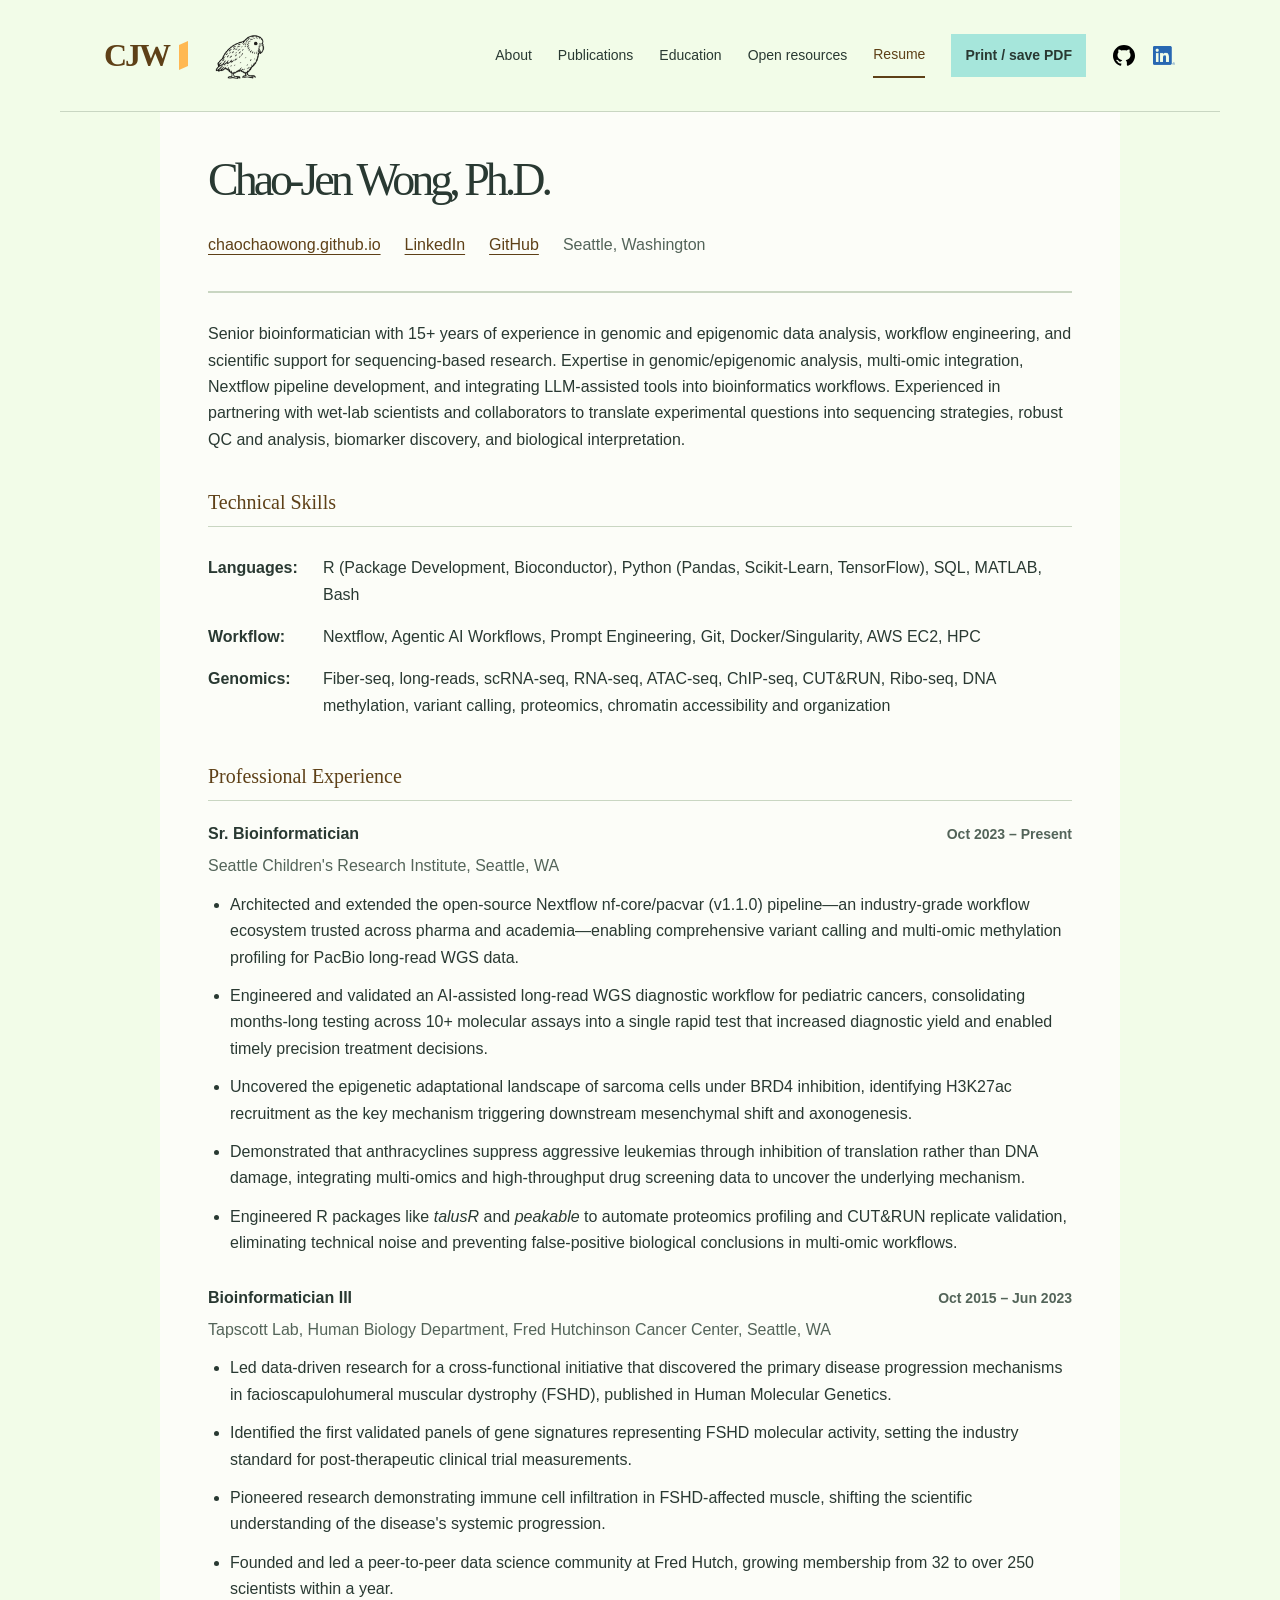
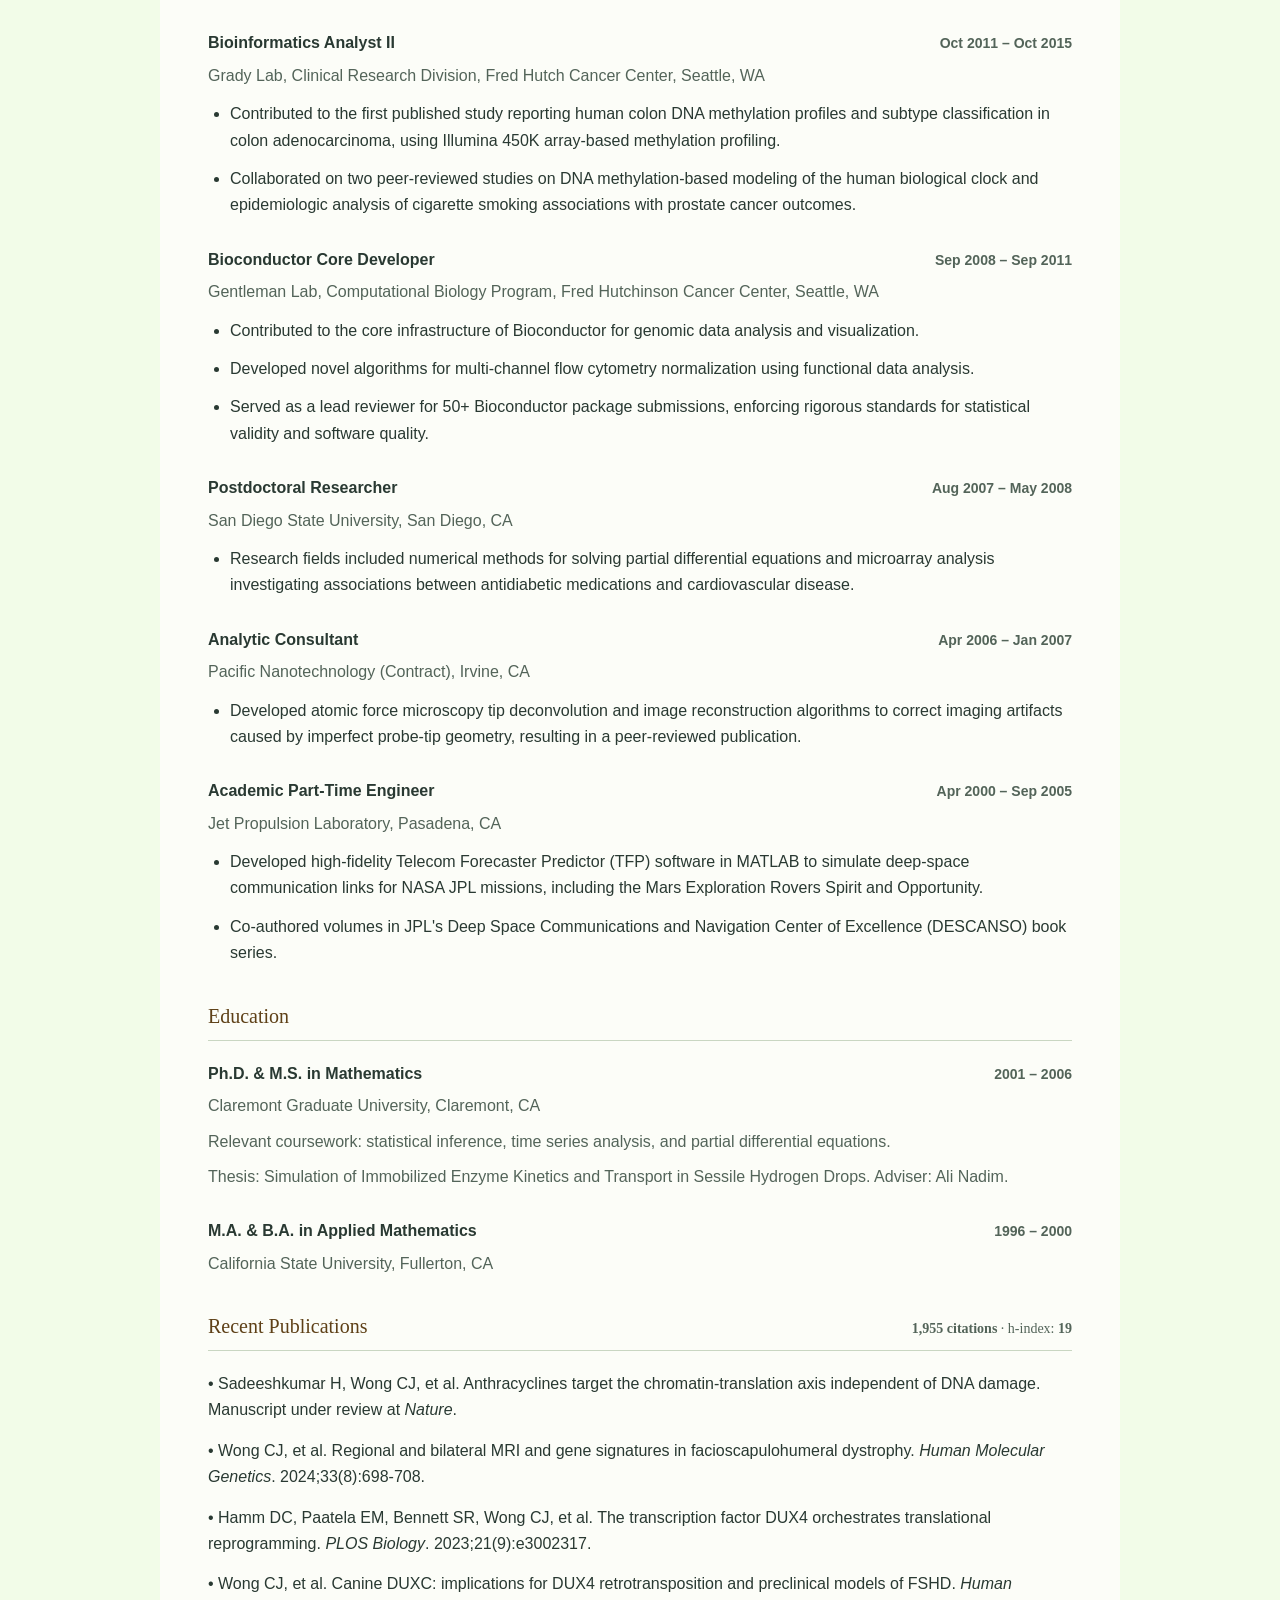
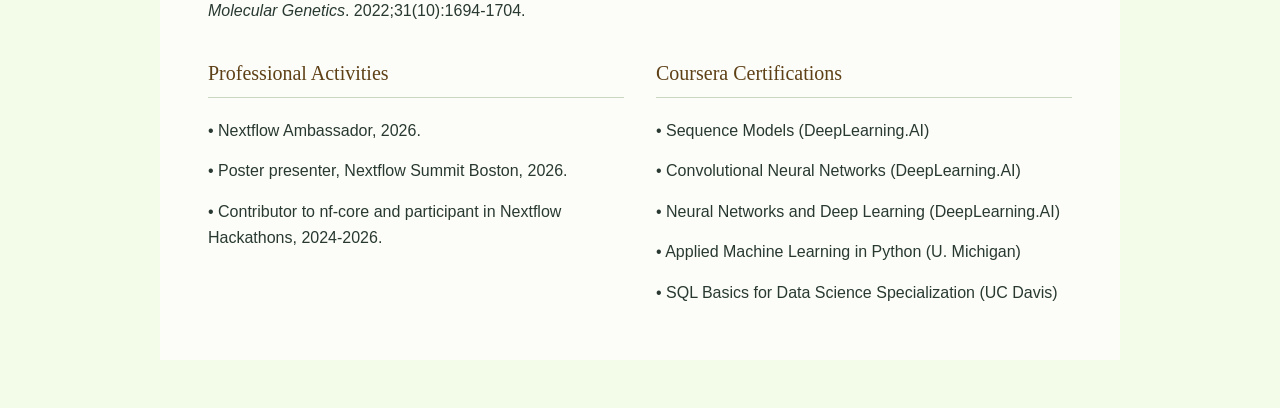
<file: resume.html>
<!doctype html>
<html lang="en">
<head>
    <meta charset="utf-8" />
    <meta name="viewport" content="width=device-width, initial-scale=1" />
    <title>Resume | Chao-Jen Wong</title>
    <meta name="description" content="Chao-Jen Wong’s resume: bioinformatics, genomics, scientific software, and workflow engineering." />
    <link rel="icon" href="assets/favicon.svg" type="image/svg+xml" />
    <link rel="stylesheet" href="assets/site.css" />
    <link rel="stylesheet" href="assets/resume.css" />
</head>
<body>
    <a class="skip" href="#main">Skip to resume</a>
    <header class="site-header">
      <a class="monogram" href="index.html" aria-label="CJW — home"
        >CJW<span></span
      ></a>
      <span class="kakapo-track" aria-hidden="true">
        <span class="kakapo-walker"><span class="kakapo-sprite"></span></span>
      </span>
      <nav aria-label="Main navigation">
        <a href="index.html">About</a>
        <a href="publications.html">Publications</a>
        <a href="education.html">Education</a>
        <a href="open-resources.html">Open resources</a>
        <a href="resume.html" aria-current="page">Resume</a>
        <a class="print-resume" href="cjw-resume-bioinfo-2026.html" target="_blank" rel="noopener noreferrer">Print / save PDF</a>
        <span class="nav-socials">
          <a class="social-link" href="https://github.com/chaochaowong" target="_blank" rel="noopener noreferrer" aria-label="GitHub profile" title="GitHub">
            <img src="assets/github.svg" width="22" height="22" alt="" />
          </a>
          <a class="social-link" href="https://www.linkedin.com/in/chao-jen-wong/" target="_blank" rel="noopener noreferrer" aria-label="LinkedIn profile" title="LinkedIn">
            <img src="assets/linkedin.png" width="22" height="22" alt="" />
          </a>
        </span>
      </nav>
    </header>

    <main id="main" class="page-container">
        <div class="header-section">
            <h1>Chao-Jen Wong, Ph.D.</h1>
            <div class="contact-bar">
                <span><a href="https://chaochaowong.github.io/" target="_blank" rel="noopener noreferrer">chaochaowong.github.io</a></span>
                <span><a href="https://www.linkedin.com/in/chao-jen-wong/" target="_blank" rel="noopener noreferrer">LinkedIn</a></span>
                <span><a href="https://github.com/chaochaowong" target="_blank" rel="noopener noreferrer">GitHub</a></span>
                <span>Seattle, Washington</span>
            </div>
        </div>

        <div class="summary">Senior bioinformatician with 15+ years of experience in genomic and epigenomic data analysis, workflow engineering, and scientific support for sequencing-based research. Expertise in genomic/epigenomic analysis, multi-omic integration, Nextflow pipeline development, and integrating LLM-assisted tools into bioinformatics workflows. Experienced in partnering with wet-lab scientists and collaborators to translate experimental questions into sequencing strategies, robust QC and analysis, biomarker discovery, and biological interpretation.</div>

        <h2>Technical Skills</h2>
        <table class="skills-table">
            <tr><td class="skill-cat">Languages:</td><td>R (Package Development, Bioconductor), Python (Pandas, Scikit-Learn, TensorFlow), SQL, MATLAB, Bash</td></tr>
            <tr><td class="skill-cat">Workflow:</td><td>Nextflow, Agentic AI Workflows, Prompt Engineering, Git, Docker/Singularity, AWS EC2, HPC</td></tr>
            <tr><td class="skill-cat">Genomics:</td><td>Fiber-seq, long-reads, scRNA-seq, RNA-seq, ATAC-seq, ChIP-seq, CUT&RUN, Ribo-seq, DNA methylation, variant calling, proteomics, chromatin accessibility and organization</td></tr>
        </table>

        <h2>Professional Experience</h2>
        <div class="job-entry">
            <div class="job-header"><span>Sr. Bioinformatician</span><span>Oct 2023 – Present</span></div>
            <div class="company">Seattle Children's Research Institute, Seattle, WA</div>
            <ul>
                <li>Architected and extended the open-source Nextflow nf-core/pacvar (v1.1.0) pipeline—an industry-grade workflow ecosystem trusted across pharma and academia—enabling comprehensive variant calling and multi-omic methylation profiling for PacBio long-read WGS data.</li>
                <li>Engineered and validated an AI-assisted long-read WGS diagnostic workflow for pediatric cancers, consolidating months-long testing across 10+ molecular assays into a single rapid test that increased diagnostic yield and enabled timely precision treatment decisions.</li>
                <li>Uncovered the epigenetic adaptational landscape of sarcoma cells under BRD4 inhibition, identifying H3K27ac recruitment as the key mechanism triggering downstream mesenchymal shift and axonogenesis.</li>
                <li>Demonstrated that anthracyclines suppress aggressive leukemias through inhibition of translation rather than DNA damage, integrating multi-omics and high-throughput drug screening data to uncover the underlying mechanism.</li>
                <li>Engineered R packages like <em>talusR</em> and <em>peakable</em> to automate proteomics profiling and CUT&RUN replicate validation, eliminating technical noise and preventing false-positive biological conclusions in multi-omic workflows.</li>
            </ul>
        </div>
        
        <div class="job-entry">
            <div class="job-header"><span>Bioinformatician III</span><span>Oct 2015 – Jun 2023</span></div>
            <div class="company">Tapscott Lab, Human Biology Department, Fred Hutchinson Cancer Center, Seattle, WA</div>
            <ul>
                <li>Led data-driven research for a cross-functional initiative that discovered the primary disease progression mechanisms in facioscapulohumeral muscular dystrophy (FSHD), published in Human Molecular Genetics.</li>
                <li>Identified the first validated panels of gene signatures representing FSHD molecular activity, setting the industry standard for post-therapeutic clinical trial measurements.</li>
                <li>Pioneered research demonstrating immune cell infiltration in FSHD-affected muscle, shifting the scientific understanding of the disease's systemic progression.</li>
                <li>Founded and led a peer-to-peer data science community at Fred Hutch, growing membership from 32 to over 250 scientists within a year.</li>
            </ul>
        </div>
        
        <div class="job-entry">
            <div class="job-header"><span>Bioinformatics Analyst II</span><span>Oct 2011 – Oct 2015</span></div>
            <div class="company">Grady Lab, Clinical Research Division, Fred Hutch Cancer Center, Seattle, WA</div>
            <ul>
                <li>Contributed to the first published study reporting human colon DNA methylation profiles and subtype classification in colon adenocarcinoma, using Illumina 450K array-based methylation profiling. </li>
                <li>Collaborated on two peer-reviewed studies on DNA methylation-based modeling of the human biological clock and epidemiologic analysis of cigarette smoking associations with prostate cancer outcomes.</li>
            </ul>
        </div>

        <div class="job-entry">
            <div class="job-header"><span>Bioconductor Core Developer</span><span>Sep 2008 – Sep 2011</span></div>
            <div class="company">Gentleman Lab, Computational Biology Program, Fred Hutchinson Cancer Center, Seattle, WA</div>
            <ul>
                <li>Contributed to the core infrastructure of Bioconductor for genomic data analysis and visualization.</li>
                <li>Developed novel algorithms for multi-channel flow cytometry normalization using functional data analysis.</li>
                <li>Served as a lead reviewer for 50+ Bioconductor package submissions, enforcing rigorous standards for statistical validity and software quality.</li>
            </ul>
        </div>

        <div class="job-entry">
            <div class="job-header"><span>Postdoctoral Researcher</span><span>Aug 2007 – May 2008</span></div>
            <div class="company">San Diego State University, San Diego, CA</div>
            <ul>
                <li>Research fields included numerical methods for solving partial differential equations and microarray analysis investigating associations between antidiabetic medications and cardiovascular disease.</li>
            </ul>
        </div>

        <div class="job-entry">
            <div class="job-header"><span>Analytic Consultant</span><span>Apr 2006 – Jan 2007</span></div>
            <div class="company">Pacific Nanotechnology (Contract), Irvine, CA</div>
            <ul><li>Developed atomic force microscopy tip deconvolution and image reconstruction algorithms to correct imaging artifacts caused by imperfect probe-tip geometry, resulting in a peer-reviewed publication.</li></ul>
        </div>

        <div class="job-entry">
            <div class="job-header"><span>Academic Part-Time Engineer</span><span>Apr 2000 – Sep 2005</span></div>
            <div class="company">Jet Propulsion Laboratory, Pasadena, CA</div>
            <ul><li>Developed high-fidelity Telecom Forecaster Predictor (TFP) software in MATLAB to simulate deep-space communication links for NASA JPL missions, including the Mars Exploration Rovers Spirit and Opportunity.</li>
                <li>Co-authored volumes in JPL's Deep Space Communications and Navigation Center of Excellence (DESCANSO) book series.</li></ul>
        </div>

        <h2>Education</h2>
        <div class="job-entry">
            <div class="job-header"><span>Ph.D. & M.S. in Mathematics</span><span>2001 – 2006</span></div>
            <div class="company">Claremont Graduate University, Claremont, CA</div>
            <div class="education-detail">Relevant coursework: statistical inference, time series analysis, and partial differential equations.</div>
            <div class="education-detail">Thesis: Simulation of Immobilized Enzyme Kinetics and Transport in Sessile Hydrogen Drops. Adviser: Ali Nadim.</div>
        </div>
        <div class="job-entry">
            <div class="job-header"><span>M.A. & B.A. in Applied Mathematics</span><span>1996 – 2000</span></div>
            <div class="company">California State University, Fullerton, CA</div>
        </div>

        <h2 class="publications-heading"><span>Recent Publications</span><span class="citation-metrics"><strong>1,955 citations</strong> · h-index: <strong>19</strong></span></h2>
        <div class="pub-item">• Sadeeshkumar H, Wong CJ, et al. Anthracyclines target the chromatin-translation axis independent of DNA damage. Manuscript under review at <em>Nature</em>.</div>
        <div class="pub-item">• Wong CJ, et al. Regional and bilateral MRI and gene signatures in facioscapulohumeral dystrophy. <em>Human Molecular Genetics</em>. 2024;33(8):698-708.</div>
        <div class="pub-item">• Hamm DC, Paatela EM, Bennett SR, Wong CJ, et al. The transcription factor DUX4 orchestrates translational reprogramming. <em>PLOS Biology</em>. 2023;21(9):e3002317.</div>
        <div class="pub-item">• Wong CJ, et al. Canine DUXC: implications for DUX4 retrotransposition and preclinical models of FSHD. <em>Human Molecular Genetics</em>. 2022;31(10):1694-1704.</div>

        <div class="bottom-grid">
            <div class="bottom-column">
                <h2 style="margin-top:0;">Professional Activities</h2>
                <div class="activity-item">• Nextflow Ambassador, 2026.</div>
                <div class="activity-item">• Poster presenter, Nextflow Summit Boston, 2026.</div>
                <div class="activity-item">• Contributor to nf-core and participant in Nextflow Hackathons, 2024-2026.</div>
            </div>
            <div class="bottom-column">
                <h2 style="margin-top:0;">Coursera Certifications</h2>
                <div class="cert-item">• Sequence Models (DeepLearning.AI)</div>
                <div class="cert-item">• Convolutional Neural Networks (DeepLearning.AI)</div>
                <div class="cert-item">• Neural Networks and Deep Learning (DeepLearning.AI)</div>
                <div class="cert-item">• Applied Machine Learning in Python (U. Michigan)</div>
                <div class="cert-item">• SQL Basics for Data Science Specialization (UC Davis)</div>
            </div>
        </div>
    </main>

</body>
</html>
</file>
<file: assets/site.css>
/* Screen approximations of the supplied CMYK palette; pale king’s blue assumes K=0. */
:root {
  --umber: #5e4017;
  --blue: #a6e6db;
  --pale: #f2fce8;
  --yellow: #ffb852;
  --ink: #293932;
  --muted: #536459;
  --line: #c9d6c2;
  --paper: #fcfdf8;
  --serif: Georgia, "Times New Roman", serif;
}
* {
  box-sizing: border-box;
}
html {
  scroll-behavior: smooth;
}
body {
  margin: 0;
  background: var(--pale);
  color: var(--ink);
  font:
    16px/1.7 -apple-system,
    BlinkMacSystemFont,
    "Segoe UI",
    sans-serif;
}
a {
  color: var(--umber);
  text-underline-offset: 5px;
}
a:hover {
  text-decoration-thickness: 2px;
}
a:focus-visible {
  outline: 3px solid var(--umber);
  outline-offset: 5px;
}
.site-header,
main,
footer {
  max-width: 1160px;
  margin: auto;
  padding-left: 44px;
  padding-right: 44px;
}
.site-header {
  min-height: 112px;
  display: flex;
  align-items: center;
  justify-content: space-between;
  gap: 32px;
  border-bottom: 1px solid var(--line);
}
.monogram {
  font: 700 32px var(--serif);
  letter-spacing: -2px;
  text-decoration: none;
  display: flex;
  align-items: center;
  gap: 10px;
}
.monogram span {
  width: 9px;
  height: 25px;
  background: var(--yellow);
  transform: skewY(-25deg);
}
nav {
  display: flex;
  align-items: center;
  flex-wrap: wrap;
  gap: 26px;
}
nav a {
  font-size: 14px;
  text-decoration: none;
  padding: 10px 0;
  color: var(--ink);
}
.nav-socials {
  display: inline-flex;
  align-items: center;
  gap: 16px;
}
nav .social-link {
  display: inline-flex;
  align-items: center;
  justify-content: center;
  min-width: 24px;
  min-height: 44px;
}
.social-link img {
  display: block;
  width: 22px;
  height: 22px;
  object-fit: contain;
}
nav a[aria-current] {
  border-bottom: 2px solid var(--umber);
  color: var(--umber);
}
.skip {
  position: absolute;
  left: 10px;
  top: -100px;
  background: white;
  padding: 10px;
  z-index: 10;
}
.skip:focus {
  top: 10px;
}
.hero {
  display: grid;
  grid-template-columns: 1.2fr 1fr;
  gap: 70px;
  align-items: center;
  padding: 74px 0 90px;
}
.eyebrow {
  font-size: 12px;
  font-weight: 700;
  letter-spacing: 2px;
  color: var(--umber);
  margin: 0 0 18px;
}
h1,
h2,
h3 {
  font-family: var(--serif);
  font-weight: 400;
  line-height: 1.15;
}
h1 {
  font-size: clamp(52px, 7.8vw, 92px);
  letter-spacing: -4px;
  margin: 0 0 24px;
}
.period {
  color: var(--umber);
}
.role {
  font-size: 19px;
  color: var(--umber);
  margin: 0 0 24px;
}
.intro {
  font: 25px/1.45 var(--serif);
  max-width: 490px;
}
.hero-copy > p:not(.eyebrow):not(.role):not(.intro) {
  max-width: 470px;
  color: var(--muted);
}
.button {
  display: inline-block;
  margin-top: 18px;
  background: var(--umber);
  color: var(--pale);
  padding: 12px 24px;
  text-decoration: none;
  font-size: 14px;
}
.button:hover {
  background: #493110;
}
.portrait {
  position: relative;
  margin: 0;
  padding: 0 0 28px 28px;
}
.portrait:before {
  content: "";
  position: absolute;
  inset: 28px 28px 0 0;
  background: var(--blue);
  z-index: -1;
}
.portrait img {
  display: block;
  width: 100%;
  height: 430px;
  object-fit: cover;
  object-position: center 35%;
  filter: saturate(0.85);
}
.portrait figcaption {
  font-size: 12px;
  margin: 14px 0 0;
  color: var(--muted);
  letter-spacing: 1px;
}
.section-heading {
  display: flex;
  justify-content: space-between;
  align-items: end;
  gap: 24px;
  margin-bottom: 40px;
}
.section-heading h2 {
  font-size: 39px;
  margin: 0;
}
.section-heading > p {
  font-size: 14px;
  color: var(--muted);
}
.career {
  border-top: 1px solid var(--line);
  padding: 48px 0 65px;
}
.timeline {
  padding: 0 0 0 28px;
  margin: 0;
  list-style: none;
  position: relative;
}
.timeline:before {
  content: "";
  position: absolute;
  left: 6px;
  top: 12px;
  bottom: 60px;
  width: 1px;
  background: var(--umber);
}
.timeline li {
  position: relative;
  display: grid;
  grid-template-columns: 150px 1fr;
  column-gap: 26px;
  padding: 0 0 35px 24px;
}
.timeline li:before {
  content: "";
  position: absolute;
  left: -27px;
  top: 8px;
  width: 10px;
  height: 10px;
  border: 2px solid var(--umber);
  border-radius: 50%;
  background: var(--pale);
}
.timeline li:after {
  content: "↓";
  position: absolute;
  left: -27px;
  bottom: 9px;
  color: var(--umber);
  font-size: 16px;
  background: var(--pale);
  line-height: 1;
}
.timeline li:last-child:after {
  display: none;
}
.date {
  font-size: 12px;
  letter-spacing: 1px;
  font-weight: 700;
  color: var(--umber);
}
.timeline .date {
  grid-row: 1/4;
  padding-top: 4px;
}
.timeline h3 {
  font-size: 24px;
  margin: 0 0 7px;
}
.timeline p {
  margin: 0;
  font-size: 15px;
}
.timeline .detail {
  font-size: 15px;
  color: var(--muted);
  margin-top: 10px;
  max-width: 680px;
}
.timeline .detail strong {
  color: var(--umber);
  font-weight: 600;
}
.timeline .current:before {
  background: var(--yellow);
}
.page-intro {
  padding: 64px 0 48px;
  max-width: 800px;
}
.page-intro h1 {
  font-size: clamp(46px, 6vw, 72px);
  letter-spacing: -3px;
}
.lede {
  font: 23px/1.5 var(--serif);
  color: var(--muted);
}
.degree {
  display: grid;
  grid-template-columns: 160px 1fr;
  gap: 28px;
  border-top: 1px solid var(--line);
  padding: 38px 0;
}
.degree h2 {
  font-size: 32px;
  margin: 0 0 14px;
}
.degree p {
  margin: 0;
}
.institution {
  font-weight: 600;
}
dl {
  display: grid;
  grid-template-columns: 145px 1fr;
  gap: 12px;
  margin: 28px 0 0;
}
dt {
  font-size: 14px;
  font-weight: 600;
}
dd {
  margin: 0;
  color: var(--muted);
}
.education-list {
  padding-bottom: 70px;
}
.bioc-note {
  background: var(--blue);
  display: grid;
  grid-template-columns: 150px 1fr;
  gap: 26px;
  padding: 30px;
  margin-bottom: 40px;
}
.bioc-note h2 {
  font-size: 28px;
  margin: 0;
}
.bioc-note p {
  margin-bottom: 0;
}
.resources {
  display: grid;
  grid-template-columns: 1fr 1fr;
  gap: 0 44px;
  padding-bottom: 70px;
}
.resource {
  border-top: 1px solid var(--line);
  padding: 32px 0;
  display: flex;
  gap: 22px;
}
.resource-number {
  font: 16px var(--serif);
  color: var(--umber);
  padding-top: 3px;
}
.resource h2 {
  font-size: 32px;
  margin: 0;
}
.resource .eyebrow {
  margin-bottom: 10px;
}
.resource p:not(.eyebrow) {
  color: var(--muted);
}
.resource a {
  font-size: 14px;
}
.publication-note {
  max-width: 800px;
  color: var(--muted);
  font-size: 14px;
}
.pub-year {
  font-size: 30px;
  margin: 40px 0 20px;
}
.publications {
  list-style: none;
  padding: 0;
}
.publication {
  border-top: 1px solid var(--line);
  padding: 24px 0;
}
.publication.first-author {
  border-left: 4px solid var(--umber);
  padding-left: 22px;
  background: linear-gradient(90deg, #ffb85220, transparent);
}
.publication h3 {
  font: 22px/1.4 var(--serif);
  margin: 8px 0 12px;
}
.publication h3 a {
  color: var(--ink);
  text-decoration: none;
}
.publication h3 a:hover {
  text-decoration: underline;
}
.authors {
  font-size: 14px;
  color: var(--muted);
  margin: 0 0 8px;
}
.journal {
  font-size: 14px;
  margin: 0;
}
.badge {
  display: inline-block;
  background: var(--yellow);
  color: #493110;
  padding: 2px 10px;
  font-size: 12px;
  font-weight: 700;
  letter-spacing: 0.5px;
}
.pub-meta {
  display: flex;
  flex-wrap: wrap;
  gap: 18px;
  margin-top: 10px;
  font-size: 13px;
}
.publications-section {
  padding-bottom: 40px;
}
footer {
  display: flex;
  flex-wrap: wrap;
  justify-content: space-between;
  gap: 20px;
  border-top: 1px solid var(--line);
  padding-top: 26px;
  padding-bottom: 32px;
  font-size: 12px;
  color: var(--muted);
}
footer div {
  display: flex;
  gap: 22px;
}
@media (min-width: 1100px) {
  .hero h1 {
    font-size: 96px;
  }
}
@media (max-width: 760px) {
  .site-header,
  main,
  footer {
    padding-left: 24px;
    padding-right: 24px;
  }
  .site-header {
    padding-top: 22px;
    padding-bottom: 16px;
    align-items: start;
    flex-direction: column;
    gap: 8px;
  }
  nav {
    gap: 18px;
  }
  nav a {
    font-size: 13px;
  }
  .hero {
    grid-template-columns: 1fr;
    gap: 40px;
    padding-top: 40px;
    padding-bottom: 55px;
  }
  .hero h1 {
    font-size: 68px;
  }
  .portrait {
    max-width: 420px;
    width: 100%;
    justify-self: center;
  }
  .portrait img {
    height: 360px;
  }
  .section-heading {
    display: block;
  }
  .section-heading h2 {
    font-size: 32px;
  }
  .timeline li {
    grid-template-columns: 1fr;
    padding-left: 12px;
  }
  .timeline .date {
    grid-row: auto;
    margin-bottom: 8px;
  }
  .timeline h3 {
    font-size: 22px;
  }
  .degree,
  .bioc-note {
    grid-template-columns: 1fr;
    gap: 14px;
  }
  .degree h2 {
    font-size: 27px;
  }
  dl {
    grid-template-columns: 1fr;
    gap: 6px;
  }
  dd {
    margin-bottom: 12px;
  }
  .resources {
    grid-template-columns: 1fr;
  }
  .page-intro {
    padding-top: 42px;
  }
  .page-intro h1 {
    letter-spacing: -2px;
    overflow-wrap: anywhere;
  }
  .publication h3 {
    font-size: 20px;
  }
}
@media (prefers-reduced-motion: reduce) {
  html {
    scroll-behavior: auto;
  }
}

.career-links {
  display: flex;
  flex-wrap: wrap;
  gap: 12px;
  margin-top: 18px;
}
.career-links .button {
  margin-top: 0;
}

.home .button {
  background: var(--blue);
  color: var(--ink);
  font-weight: 700;
}
.home .button:hover {
  background: #92d4c9;
}

/* Decorative kākāpō stroll between the monogram and navigation. */
.site-header { position: relative; gap: 20px; }
.kakapo-track {
  position: relative;
  flex: 1 1 120px;
  min-width: 64px;
  max-width: 260px;
  height: 64px;
  pointer-events: none;
}
.kakapo-walker {
  position: absolute;
  left: 0;
  bottom: 4px;
  width: 56px;
  height: 56px;
  animation: kakapo-stroll 12s linear infinite;
}
.kakapo-sprite {
  display: block;
  width: 56px;
  height: 56px;
  background-image: url("../images/kakapo-walkingcycle-frames.png");
  background-repeat: no-repeat;
  background-size: 336px 112px;
  background-position: 0 -28px;
  animation: kakapo-steps 0.9s steps(6) infinite;
}
@keyframes kakapo-stroll {
  0%, 49% { transform: scaleX(1); }
  50%, 99% { transform: scaleX(-1); }
  0%, 100% { left: 0; }
  49%, 50% { left: calc(100% - 56px); }
}
@keyframes kakapo-steps {
  from { background-position: 0 -28px; }
  to { background-position: -336px -28px; }
}
@media (min-width: 761px) and (max-width: 1050px) {
  .site-header { flex-wrap: wrap; padding-top: 16px; padding-bottom: 16px; gap: 12px 20px; }
  .kakapo-track { max-width: none; }
  .site-header nav { width: 100%; }
}
@media (max-width: 760px) {
  .kakapo-track { position: absolute; top: 12px; left: 124px; right: 24px; max-width: 260px; }
}
@media (prefers-reduced-motion: reduce) {
  .kakapo-walker, .kakapo-sprite { animation: none; }
}
@media print { .kakapo-track { display: none; } }
</file>
<file: assets/resume.css>
* { box-sizing: border-box; }
:root { color-scheme: light; }
body { margin: 0; background: #f2fce8; color: #293932; font: 16px/1.65 -apple-system, BlinkMacSystemFont, "Segoe UI", sans-serif; }
a { color: #5e4017; text-underline-offset: 4px; }
a:focus-visible { outline: 3px solid #5e4017; outline-offset: 4px; }
.skip { position: absolute; top: -100px; left: 16px; padding: 10px; background: white; }
.skip:focus { top: 10px; }
.site-header .print-resume { padding: 10px 14px; background: var(--blue); color: var(--ink); font-weight: 600; }
.site-header .print-resume:hover { background: #92d4c9; }
.page-container { max-width: 960px; margin: 0 auto 48px; padding: 40px 48px; background: #fcfdf8; overflow-wrap: anywhere; }
.header-section { border-bottom: 2px solid #c9d6c2; padding-bottom: 24px; }
h1 { margin: 0 0 16px; font: 400 clamp(30px, 5vw, 46px)/1.2 Georgia, serif; }
.contact-bar { display: flex; flex-wrap: wrap; gap: 8px 24px; color: #536459; }
.contact-bar a { display: inline-flex; min-height: 44px; align-items: center; }
.contact-bar span { display: inline-flex; align-items: center; }
.summary { margin: 28px 0; }
h2 { font-size: 20px; line-height: 1.35; color: #5e4017; border-bottom: 1px solid #c9d6c2; padding-bottom: 10px; margin: 36px 0 20px; }
.job-entry { margin-bottom: 28px; }
.job-header { display: flex; justify-content: space-between; align-items: baseline; gap: 8px 20px; font-weight: 700; }
.job-header span:last-child { font-size: 14px; color: #536459; white-space: nowrap; }
.company { color: #536459; margin: 6px 0 10px; }
ul { padding-left: 22px; margin: 12px 0; }
li { margin-bottom: 12px; }
.skills-table { width: 100%; border-collapse: collapse; }
.skills-table td { vertical-align: top; padding: 8px 0; }
.skills-table .skill-cat { width: 115px; padding-right: 20px; font-weight: 700; }
.publications-heading { display: flex; justify-content: space-between; align-items: baseline; flex-wrap: wrap; gap: 8px 20px; }
.citation-metrics { margin-left: auto; font-size: 14px; font-weight: normal; color: #536459; }
.pub-item, .activity-item, .cert-item { margin-bottom: 14px; }
.education-detail { color: #536459; margin-top: 8px; }
.bottom-grid { display: grid; grid-template-columns: 1fr 1fr; gap: 32px; margin-top: 36px; }
@media (max-width: 600px) {
    .page-container { padding: 28px 20px; margin-bottom: 0; }
    .job-header { flex-direction: column; gap: 4px; }
    .skills-table, .skills-table tbody, .skills-table tr, .skills-table td { display: block; }
    .skills-table tr { margin-bottom: 14px; }
    .skills-table td { padding: 0; }
    .skills-table .skill-cat { width: auto; padding: 0 0 4px; }
    .bottom-grid { grid-template-columns: 1fr; gap: 24px; }
    .citation-metrics { margin-left: 0; }
}
@media print {
    body { background: white; font-size: 10pt; }
    .site-header, .skip { display: none; }
    .page-container { padding: 0; margin: 0; max-width: none; }
    h2 { break-after: avoid; }
}
</file>
